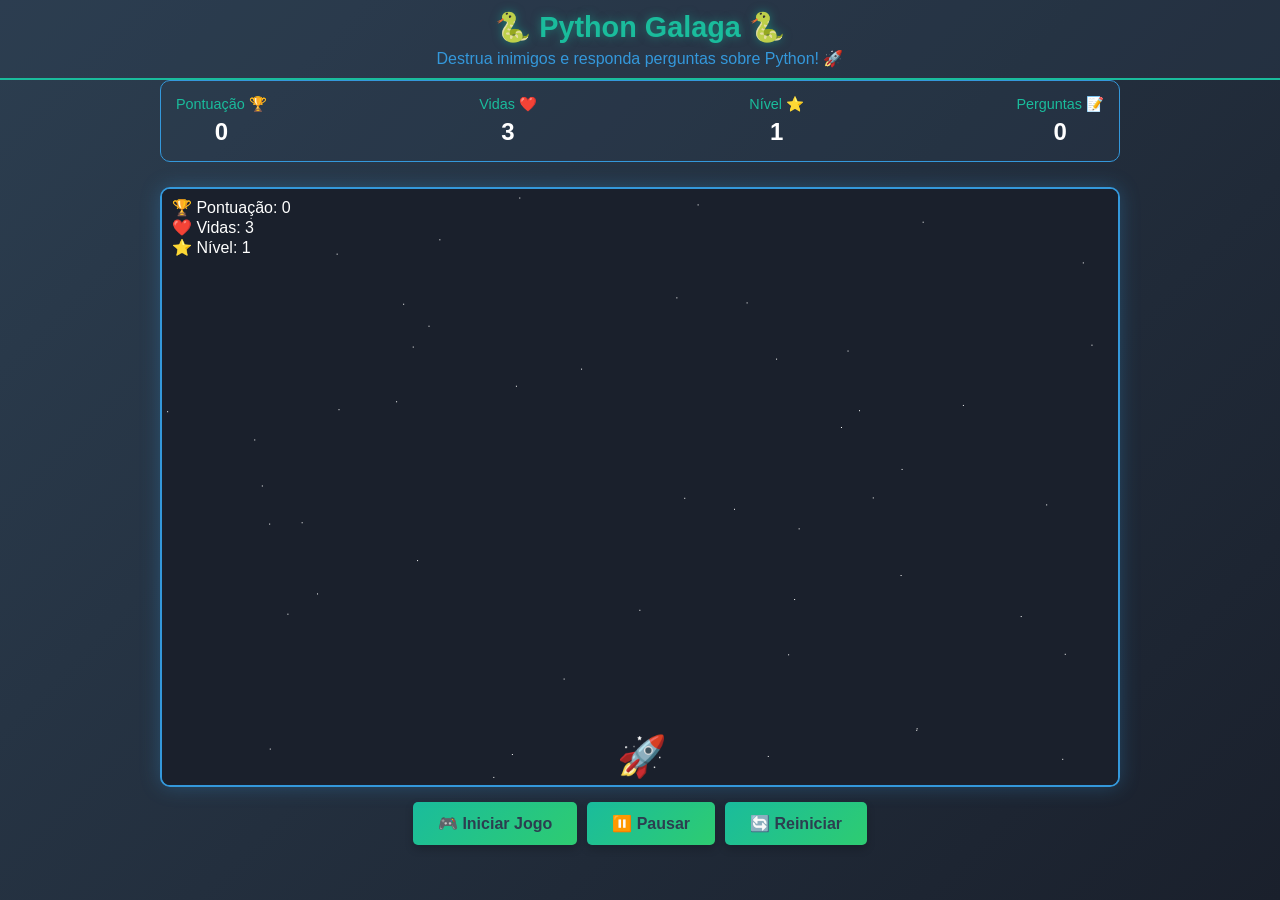
<file: galagaGame.html>
<!DOCTYPE html>
<html lang="pt-BR">
<head>
    <meta charset="UTF-8">
    <meta name="viewport" content="width=device-width, initial-scale=1.0">
    <title>Python Galaga - Quiz</title>
    <style>
        :root {
            --primary: #2c3e50;
            --secondary: #1abc9c;
            --success: #2ecc71;
            --danger: #e74c3c;
            --info: #3498db;
        }

        * {
            margin: 0;
            padding: 0;
            box-sizing: border-box;
        }
        
        body {
            background: linear-gradient(135deg, var(--primary), #1a202c);
            color: #fff;
            font-family: 'Segoe UI', Tahoma, Geneva, Verdana, sans-serif;
            display: flex;
            min-height: 100vh;
            flex-direction: column;
            align-items: center;
            overflow: hidden;
        }
        
        .header {
            text-align: center;
            padding: 10px;
            width: 100%;
            background: rgba(44, 62, 80, 0.3);
            border-bottom: 2px solid var(--secondary);
        }
        
        h1 {
            color: var(--secondary);
            font-size: 1.8rem;
            margin-bottom: 5px;
            text-shadow: 0 0 10px rgba(26, 188, 156, 0.5);
        }
        
        .subtitle {
            color: var(--info);
            font-size: 1rem;
        }
        
        .game-container {
            position: relative;
            width: 100%;
            max-width: 960px;
            height: 600px;
            margin: 5px auto;
            border: 2px solid var(--info);
            border-radius: 10px;
            overflow: hidden;
            background: #1a202c;
            box-shadow: 0 0 20px rgba(52, 152, 219, 0.3);
        }
        
        #gameCanvas {
            background: #1a202c;
        }
        
        .game-ui {
            display: flex;
            justify-content: space-between;
            width: 100%;
            max-width: 960px;
            margin-bottom: 20px;
            background: rgba(44, 62, 80, 0.3);
            padding: 15px;
            border-radius: 10px;
            border: 1px solid var(--info);
        }
        
        .ui-item {
            text-align: center;
        }
        
        .ui-label {
            color: var(--secondary);
            font-size: 0.9rem;
            margin-bottom: 5px;
        }
        
        .ui-value {
            font-size: 1.5rem;
            font-weight: bold;
            color: #fff;
        }
        
        .controls {
            display: flex;
            gap: 10px;
            margin-top: 10px;
        }
        
        button {
            background: linear-gradient(135deg, var(--secondary), var(--success));
            color: var(--primary);
            border: none;
            padding: 12px 25px;
            border-radius: 5px;
            font-size: 1rem;
            font-weight: bold;
            cursor: pointer;
            transition: all 0.3s ease;
            box-shadow: 0 4px 8px rgba(0, 0, 0, 0.2);
        }
        
        button:hover {
            transform: translateY(-2px);
            box-shadow: 0 6px 12px rgba(0, 0, 0, 0.3);
        }
        
        .question-modal {
            display: none;
            position: fixed;
            top: 0;
            left: 0;
            width: 100%;
            height: 100%;
            background-color: rgba(0, 0, 0, 0.8);
            z-index: 100;
            justify-content: center;
            align-items: center;
        }
        
        .question-content {
            background: linear-gradient(135deg, var(--primary), #1a202c);
            padding: 30px;
            border-radius: 15px;
            text-align: center;
            max-width: 600px;
            width: 90%;
            border: 2px solid var(--secondary);
            box-shadow: 0 0 20px rgba(26, 188, 156, 0.3);
        }
        
        .question-content h2 {
            color: var(--secondary);
            margin-bottom: 20px;
            font-size: 1.8rem;
        }
        
        .question-text {
            font-size: 1.2rem;
            margin-bottom: 25px;
            line-height: 1.5;
            color: #fff;
        }
        
        .answers {
            display: grid;
            grid-template-columns: 1fr 1fr;
            gap: 15px;
            margin-bottom: 20px;
        }
        
        .answer-btn {
            background: var(--info);
            color: white;
            border: none;
            padding: 12px;
            border-radius: 5px;
            font-size: 1rem;
            cursor: pointer;
            transition: all 0.3s ease;
        }
        
        .answer-btn:hover {
            background: var(--primary);
            transform: translateY(-2px);
        }
        
        .game-over {
            display: none;
            position: fixed;
            top: 0;
            left: 0;
            width: 100%;
            height: 100%;
            background-color: rgba(0, 0, 0, 0.8);
            z-index: 100;
            justify-content: center;
            align-items: center;
        }
        
        .game-over-content {
            background: linear-gradient(135deg, var(--primary), #1a202c);
            padding: 30px;
            border-radius: 15px;
            text-align: center;
            max-width: 500px;
            width: 90%;
            border: 2px solid var(--secondary);
            box-shadow: 0 0 20px rgba(26, 188, 156, 0.3);
        }
        
        .game-over-content h2 {
            color: var(--secondary);
            margin-bottom: 20px;
            font-size: 2rem;
        }
        
        .game-over-content p {
            margin-bottom: 20px;
            font-size: 1.2rem;
        }
        
        .python-logo {
            width: 80px;
            height: 80px;
            margin: 0 auto 15px;
            background: linear-gradient(135deg, var(--primary), var(--info));
            border-radius: 50%;
            position: relative;
            display: flex;
            align-items: center;
            justify-content: center;
            box-shadow: 0 4px 8px rgba(0, 0, 0, 0.2);
        }
        
        .python-logo::before {
            content: "";
            position: absolute;
            width: 40px;
            height: 40px;
            background-color: var(--secondary);
            border-radius: 50%;
        }
        
        @media (max-width: 850px) {
            .game-container, .game-ui {
                width: 95%;
            }
            
            .game-container {
                height: 500px;
            }
        }
    </style>
</head>
<body>
    <div class="header">
        <h1>🐍 Python Galaga 🐍</h1>
        <p class="subtitle">Destrua inimigos e responda perguntas sobre Python! 🚀</p>
    </div>
    
    <div class="game-ui">
        <div class="ui-item">
            <div class="ui-label">Pontuação 🏆</div>
            <div class="ui-value" id="score">0</div>
        </div>
        <div class="ui-item">
            <div class="ui-label">Vidas ❤️</div>
            <div class="ui-value" id="lives">3</div>
        </div>
        <div class="ui-item">
            <div class="ui-label">Nível ⭐</div>
            <div class="ui-value" id="level">1</div>
        </div>
        <div class="ui-item">
            <div class="ui-label">Perguntas 📝</div>
            <div class="ui-value" id="questions">0</div>
        </div>
    </div>
    
    <div class="game-container">
        <canvas id="gameCanvas" width="960" height="600"></canvas>
    </div>
    
    <div class="controls">
        <button id="start-btn">🎮 Iniciar Jogo</button>
        <button id="pause-btn">⏸️ Pausar</button>
        <button id="reset-btn">🔄 Reiniciar</button>
    </div>
    
    <div class="question-modal" id="question-modal">
        <div class="question-content">
            <h2>🐍 Pergunta Python 🐍</h2>
            <p class="question-text" id="question-text">Qual função é usada para exibir texto no console?</p>
            <div class="answers" id="answers-container">
                <!-- As respostas serão inseridas aqui pelo JavaScript -->
            </div>
            <p>⏰ Tempo restante: <span id="time-left">15</span> segundos</p>
        </div>
    </div>
    
    <div class="game-over" id="game-over">
        <div class="game-over-content">
            <div class="python-logo"></div>
            <h2>🎯 Fim de Jogo! 🎯</h2>
            <p>🏆 Sua pontuação final: <span id="final-score">0</span></p>
            <p>📝 Perguntas respondidas: <span id="total-questions">0</span></p>
            <p>⭐ Nível alcançado: <span id="final-level">1</span></p>
            <button id="restart-btn">🔄 Jogar Novamente</button>
        </div>
    </div>

    <script>
        // Configuração do jogo
        const canvas = document.getElementById('gameCanvas');
        const ctx = canvas.getContext('2d');
        
        // Elementos da UI
        const scoreDisplay = document.getElementById('score');
        const livesDisplay = document.getElementById('lives');
        const levelDisplay = document.getElementById('level');
        const questionsDisplay = document.getElementById('questions');
        const startBtn = document.getElementById('start-btn');
        const pauseBtn = document.getElementById('pause-btn');
        const resetBtn = document.getElementById('reset-btn');
        const questionModal = document.getElementById('question-modal');
        const questionText = document.getElementById('question-text');
        const answersContainer = document.getElementById('answers-container');
        const timeLeftDisplay = document.getElementById('time-left');
        const gameOverModal = document.getElementById('game-over');
        const finalScoreDisplay = document.getElementById('final-score');
        const totalQuestionsDisplay = document.getElementById('total-questions');
        const finalLevelDisplay = document.getElementById('final-level');
        const restartBtn = document.getElementById('restart-btn');
        
        // Variáveis do jogo
        let score = 0;
        let lives = 3;
        let level = 1;
        let questionsAnswered = 0;
        let gameRunning = false;
        let gamePaused = false;
        let questionActive = false;
        let questionTimeLeft = 15;
        let questionTimer;
        
        // Perguntas sobre Python
        const pythonQuestions = [
            {
                question: "Qual função é usada para exibir texto no console? 🖥️",
                answers: ["print()", "echo()", "display()", "show()"],
                correct: 0
            },
            {
                question: "Como se declara uma lista em Python? 📋",
                answers: ["{1, 2, 3}", "[1, 2, 3]", "(1, 2, 3)", "<1, 2, 3>"],
                correct: 1
            },
            {
                question: "Qual palavra-chave é usada para definir uma função? 🔧",
                answers: ["function", "def", "define", "func"],
                correct: 1
            },
            {
                question: "Como se chama o loop que itera sobre uma sequência? 🔄",
                answers: ["while", "for", "loop", "repeat"],
                correct: 1
            },
            {
                question: "Qual operador é usado para verificar igualdade? ⚖️",
                answers: ["=", "==", "===", "!="],
                correct: 1
            },
            {
                question: "Como se comenta uma linha em Python? 💬",
                answers: ["//", "#", "--", "/* */"],
                correct: 1
            },
            {
                question: "Qual método adiciona um elemento ao final de uma lista? ➕",
                answers: [".push()", ".add()", ".append()", ".insert()"],
                correct: 2
            },
            {
                question: "O que 'str' representa em Python? 🔤",
                answers: ["Número inteiro", "Texto (string)", "Lista", "Dicionário"],
                correct: 1
            },
            {
                question: "Como se importa um módulo em Python? 📦",
                answers: ["include", "import", "require", "using"],
                correct: 1
            },
            {
                question: "Qual estrutura é usada para tratamento de exceções? 🛡️",
                answers: ["try-except", "try-catch", "error-handle", "exception"],
                correct: 0
            }
        ];
        
        // Classes do jogo
        class Player {
            constructor() {
                this.width = 60;
                this.height = 40;
                this.x = canvas.width / 2 - this.width / 2;
                this.y = canvas.height - this.height - 10;
                this.speed = 5;
                this.color = 'var(--info)';
            }
            
            draw() {
                // Desenhar apenas o emoji da nave (sem caixa)
                ctx.font = '40px Arial';
                ctx.textAlign = 'center';
                ctx.textBaseline = 'middle';
                ctx.fillText('🚀', this.x + this.width/2, this.y + this.height/2);
            }
            
            move(direction) {
                if (direction === 'left' && this.x > 0) {
                    this.x -= this.speed;
                }
                if (direction === 'right' && this.x < canvas.width - this.width) {
                    this.x += this.speed;
                }
            }
        }
        
        class Bullet {
            constructor(x, y) {
                this.width = 20;
                this.height = 30;
                this.x = x;
                this.y = y;
                this.speed = 6;
            }
            
            update() {
                this.y -= this.speed;
            }
            
            draw() {
                // Desenhar apenas o emoji do projétil (sem caixa)
                ctx.font = '20px Arial';
                ctx.textAlign = 'center';
                ctx.textBaseline = 'middle';
                ctx.fillText('💥', this.x, this.y);
            }
            
            isOffScreen() {
                return this.y < 0;
            }
        }
        
        class Enemy {
            constructor(x, y) {
                this.width = 50;
                this.height = 50;
                this.x = x;
                this.y = y;
                this.speed = 1.5;
            }
            
            update() {
                this.y += this.speed;
            }
            
            draw() {
                // Desenhar apenas o emoji do inimigo (sem caixa)
                ctx.font = '40px Arial';
                ctx.textAlign = 'center';
                ctx.textBaseline = 'middle';
                ctx.fillText('👾', this.x + this.width/2, this.y + this.height/2);
            }
            
            isOffScreen() {
                return this.y > canvas.height;
            }
        }
        
        class QuestionItem {
            constructor(x, y) {
                this.width = 40;
                this.height = 40;
                this.x = x;
                this.y = y;
                this.speed = 2;
                this.color = '#06D6A0';
            }
            
            update() {
                this.y += this.speed;
            }
            
            draw() {
                // Desenhar a caixa colorida com o emoji dentro
                ctx.fillStyle = this.color;
                ctx.fillRect(this.x, this.y, this.width, this.height);
                
                // Emoji dentro da caixa
                ctx.font = '25px Arial';
                ctx.textAlign = 'center';
                ctx.textBaseline = 'middle';
                ctx.fillText('❓', this.x + this.width/2, this.y + this.height/2);
            }
            
            isOffScreen() {
                return this.y > canvas.height;
            }
        }
        
        // Instâncias do jogo
        const player = new Player();
        let bullets = [];
        let enemies = [];
        let questionItems = [];
        
        // Controles
        const keys = {
            ArrowLeft: false,
            ArrowRight: false,
            Space: false
        };
        
        // Event listeners
        window.addEventListener('keydown', (e) => {
            if (e.code in keys) {
                keys[e.code] = true;
                e.preventDefault();
            }
        });
        
        window.addEventListener('keyup', (e) => {
            if (e.code in keys) {
                keys[e.code] = false;
                
                if (e.code === 'Space' && gameRunning && !gamePaused && !questionActive) {
                    shoot();
                }
            }
        });
        
        startBtn.addEventListener('click', startGame);
        pauseBtn.addEventListener('click', togglePause);
        resetBtn.addEventListener('click', resetGame);
        restartBtn.addEventListener('click', resetGame);
        
        // Funções do jogo
        function startGame() {
            if (!gameRunning) {
                gameRunning = true;
                gamePaused = false;
                resetGame();
                gameLoop();
                startEnemySpawning();
                startQuestionSpawning();
            }
        }
        
        function togglePause() {
            if (gameRunning) {
                gamePaused = !gamePaused;
                pauseBtn.textContent = gamePaused ? '▶️ Continuar' : '⏸️ Pausar';
            }
        }
        
        function resetGame() {
            score = 0;
            lives = 3;
            level = 1;
            questionsAnswered = 0;
            bullets = [];
            enemies = [];
            questionItems = [];
            updateUI();
            gameOverModal.style.display = 'none';
        }
        
        function shoot() {
            bullets.push(new Bullet(player.x + player.width/2, player.y));
        }
        
        function startEnemySpawning() {
            if (gameRunning && !gamePaused) {
                const spawnInterval = setInterval(() => {
                    if (!gameRunning || gamePaused) {
                        clearInterval(spawnInterval);
                        return;
                    }
                    
                    const x = Math.random() * (canvas.width - 50);
                    enemies.push(new Enemy(x, -50));
                }, 1500 - (level * 100));
            }
        }
        
        function startQuestionSpawning() {
            if (gameRunning && !gamePaused) {
                const spawnInterval = setInterval(() => {
                    if (!gameRunning || gamePaused) {
                        clearInterval(spawnInterval);
                        return;
                    }
                    
                    // 30% de chance de spawnar um item de pergunta (aumentei a chance)
                    if (Math.random() < 0.3) {
                        const x = Math.random() * (canvas.width - 40);
                        questionItems.push(new QuestionItem(x, -40));
                    }
                }, 3000); // Reduzi o intervalo para aparecerem mais frequentemente
            }
        }
        
        function showQuestion() {
            if (questionActive) return;
            
            questionActive = true;
            const randomQuestion = pythonQuestions[Math.floor(Math.random() * pythonQuestions.length)];
            questionText.textContent = randomQuestion.question;
            
            // Limpar respostas anteriores
            answersContainer.innerHTML = '';
            
            // Adicionar novas respostas
            randomQuestion.answers.forEach((answer, index) => {
                const button = document.createElement('button');
                button.className = 'answer-btn';
                button.textContent = answer;
                button.addEventListener('click', () => checkAnswer(index, randomQuestion.correct));
                answersContainer.appendChild(button);
            });
            
            // Iniciar temporizador
            questionTimeLeft = 15;
            timeLeftDisplay.textContent = questionTimeLeft;
            questionTimer = setInterval(() => {
                questionTimeLeft--;
                timeLeftDisplay.textContent = questionTimeLeft;
                
                if (questionTimeLeft <= 0) {
                    clearInterval(questionTimer);
                    wrongAnswer();
                }
            }, 1000);
            
            questionModal.style.display = 'flex';
        }
        
        function checkAnswer(selected, correct) {
            clearInterval(questionTimer);
            
            if (selected === correct) {
                // Resposta correta
                score += 100;
                questionsAnswered++;
                updateUI();
                
                // Efeito visual de acerto (usando var(--success))
                const buttons = document.querySelectorAll('.answer-btn');
                buttons[selected].style.background = 'var(--success)';
                
                setTimeout(() => {
                    questionModal.style.display = 'none';
                    questionActive = false;
                }, 1000);
            } else {
                // Resposta incorreta
                wrongAnswer();
            }
        }
        
        function wrongAnswer() {
            lives--;
            updateUI();
            
            // Efeito visual de erro
            const buttons = document.querySelectorAll('.answer-btn');
            buttons.forEach((button, index) => {
                if (index === pythonQuestions.find(q => q.question === questionText.textContent).correct) {
                    button.style.background = 'var(--success)';
                } else {
                    button.style.background = 'var(--danger)';
                }
            });
            
            setTimeout(() => {
                questionModal.style.display = 'none';
                questionActive = false;
                
                if (lives <= 0) {
                    gameOver();
                }
            }, 1500);
        }
        
        function updateUI() {
            scoreDisplay.textContent = score;
            livesDisplay.textContent = lives;
            levelDisplay.textContent = level;
            questionsDisplay.textContent = questionsAnswered;
        }
        
        function gameOver() {
            gameRunning = false;
            finalScoreDisplay.textContent = score;
            totalQuestionsDisplay.textContent = questionsAnswered;
            finalLevelDisplay.textContent = level;
            gameOverModal.style.display = 'flex';
        }
        
        function checkCollisions() {
            // Colisão entre balas e inimigos
            for (let i = bullets.length - 1; i >= 0; i--) {
                for (let j = enemies.length - 1; j >= 0; j--) {
                    if (bullets[i].x < enemies[j].x + enemies[j].width &&
                        bullets[i].x + bullets[i].width > enemies[j].x &&
                        bullets[i].y < enemies[j].y + enemies[j].height &&
                        bullets[i].y + bullets[i].height > enemies[j].y) {
                        
                        // Colisão detectada
                        bullets.splice(i, 1);
                        enemies.splice(j, 1);
                        score += 10;
                        updateUI();
                        break;
                    }
                }
            }
            
            // Colisão entre jogador e inimigos
            for (let i = enemies.length - 1; i >= 0; i--) {
                if (player.x < enemies[i].x + enemies[i].width &&
                    player.x + player.width > enemies[i].x &&
                    player.y < enemies[i].y + enemies[i].height &&
                    player.y + player.height > enemies[i].y) {
                    
                    // Colisão detectada
                    enemies.splice(i, 1);
                    lives--;
                    updateUI();
                    
                    if (lives <= 0) {
                        gameOver();
                    }
                }
            }
            
            // Colisão entre jogador e itens de pergunta
            for (let i = questionItems.length - 1; i >= 0; i--) {
                if (player.x < questionItems[i].x + questionItems[i].width &&
                    player.x + player.width > questionItems[i].x &&
                    player.y < questionItems[i].y + questionItems[i].height &&
                    player.y + player.height > questionItems[i].y) {
                    
                    // Colisão detectada
                    questionItems.splice(i, 1);
                    showQuestion();
                }
            }
        }
        
        function updateGame() {
            // Atualizar jogador
            if (keys.ArrowLeft) player.move('left');
            if (keys.ArrowRight) player.move('right');
            
            // Atualizar balas
            for (let i = bullets.length - 1; i >= 0; i--) {
                bullets[i].update();
                if (bullets[i].isOffScreen()) {
                    bullets.splice(i, 1);
                }
            }
            
            // Atualizar inimigos
            for (let i = enemies.length - 1; i >= 0; i--) {
                enemies[i].update();
                if (enemies[i].isOffScreen()) {
                    enemies.splice(i, 1);
                }
            }
            
            // Atualizar itens de pergunta
            for (let i = questionItems.length - 1; i >= 0; i--) {
                questionItems[i].update();
                if (questionItems[i].isOffScreen()) {
                    questionItems.splice(i, 1);
                }
            }
            
            // Verificar colisões
            checkCollisions();
            
            // Aumentar nível a cada 100 pontos
            if (score >= level * 100) {
                level++;
                updateUI();
            }
        }
        
        function drawGame() {
            // Limpar canvas
            ctx.clearRect(0, 0, canvas.width, canvas.height);
            
            // Desenhar fundo estrelado
            ctx.fillStyle = '#FFFFFF';
            for (let i = 0; i < 50; i++) {
                const x = Math.random() * canvas.width;
                const y = Math.random() * canvas.height;
                ctx.fillRect(x, y, 1, 1);
            }
            
            // Desenhar elementos do jogo
            player.draw();
            bullets.forEach(bullet => bullet.draw());
            enemies.forEach(enemy => enemy.draw());
            questionItems.forEach(item => item.draw());
            
            // Desenhar informações do jogo no canvas
            ctx.fillStyle = 'var(--secondary)';
            ctx.font = '16px Arial';
            ctx.textAlign = 'left';
            ctx.fillText(`🏆 Pontuação: ${score}`, 10, 20);
            ctx.fillText(`❤️ Vidas: ${lives}`, 10, 40);
            ctx.fillText(`⭐ Nível: ${level}`, 10, 60);
        }
        
        function gameLoop() {
            if (gameRunning && !gamePaused) {
                updateGame();
                drawGame();
            }
            
            requestAnimationFrame(gameLoop);
        }
        
        // Inicialização
        updateUI();
        drawGame();
    </script>
</body>
</html>
</file>
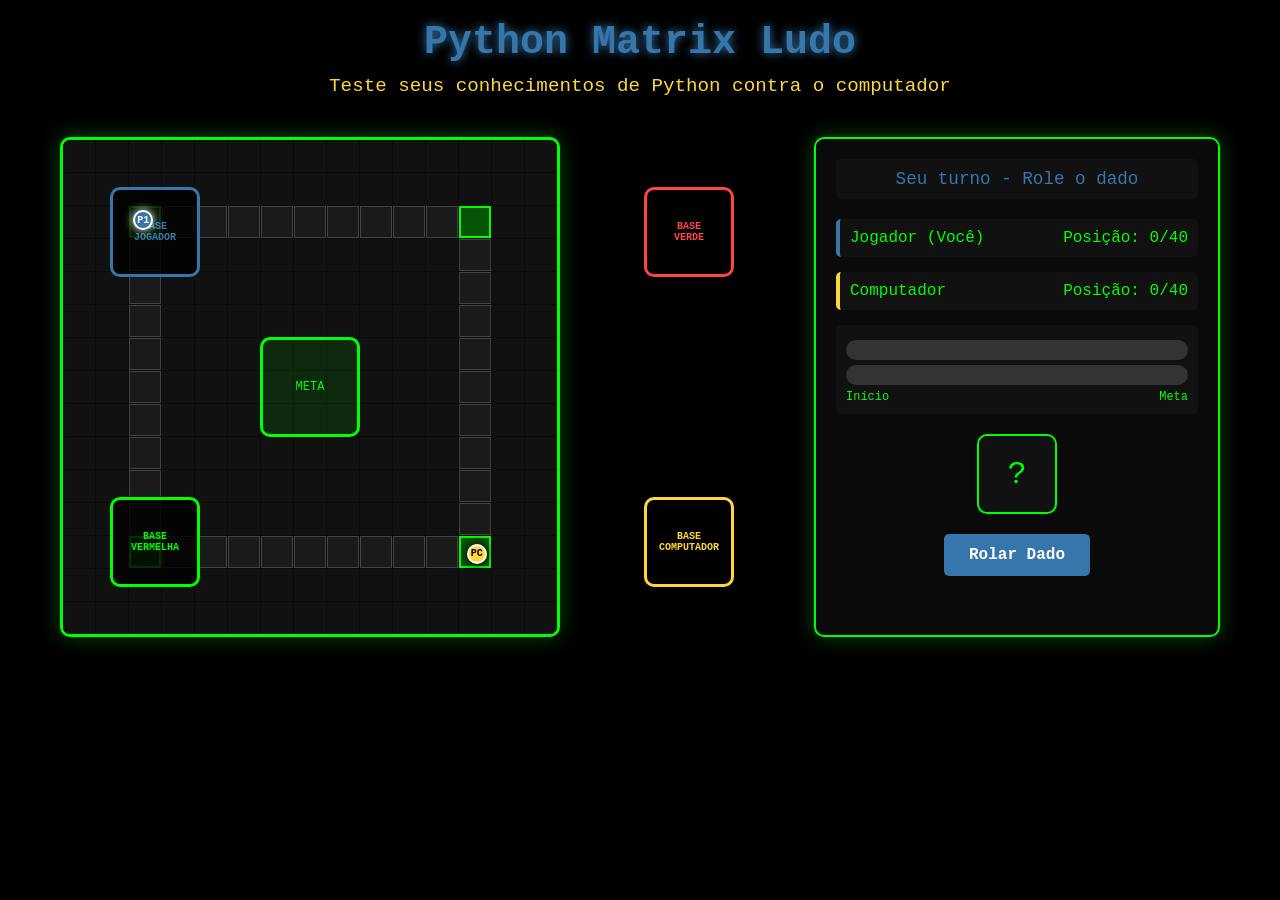
<file: ludoGame.html>
<!DOCTYPE html>
<html lang="pt-br">
<head>
    <meta charset="UTF-8">
    <meta name="viewport" content="width=device-width, initial-scale=1.0">
    <title>Python Matrix Ludo</title>
    <style>
        * {
            margin: 0;
            padding: 0;
            box-sizing: border-box;
            font-family: 'Courier New', monospace;
        }

        body {
            background-color: #000;
            color: #00ff00;
            overflow-x: hidden;
            position: relative;
        }

        .matrix-bg {
            position: fixed;
            top: 0;
            left: 0;
            width: 100%;
            height: 100%;
            z-index: -1;
            opacity: 0.3;
        }

        .container {
            max-width: 1200px;
            margin: 0 auto;
            padding: 20px;
            display: flex;
            flex-direction: column;
            align-items: center;
            min-height: 100vh;
        }

        header {
            text-align: center;
            margin-bottom: 20px;
            width: 100%;
        }

        h1 {
            color: #3776ab;
            font-size: 2.5rem;
            margin-bottom: 10px;
            text-shadow: 0 0 10px #3776ab;
        }

        .subtitle {
            color: #ffd73b;
            font-size: 1.2rem;
            margin-bottom: 20px;
        }

        .game-area {
            display: flex;
            flex-wrap: wrap;
            justify-content: center;
            gap: 30px;
            width: 100%;
        }

        .board-container {
            flex: 2;
            min-width: 500px;
            position: relative;
        }

        .board {
            width: 500px;
            height: 500px;
            background-color: #0a0a0a;
            border: 3px solid #00ff00;
            border-radius: 10px;
            position: relative;
            overflow: hidden;
            box-shadow: 0 0 20px rgba(0, 255, 0, 0.3);
            display: grid;
            grid-template-columns: repeat(15, 1fr);
            grid-template-rows: repeat(15, 1fr);
            gap: 1px;
        }

        .cell {
            background-color: #111;
            display: flex;
            align-items: center;
            justify-content: center;
            position: relative;
            min-height: 30px;
        }

        .cell.path {
            background-color: #1a1a1a;
            border: 1px solid #444;
        }

        .cell.start-1 {
            background-color: rgba(55, 118, 171, 0.4);
            border: 2px solid #3776ab;
        }

        .cell.start-2 {
            background-color: rgba(255, 215, 59, 0.4);
            border: 2px solid #ffd73b;
        }

        .cell.safe {
            background-color: rgba(0, 255, 0, 0.3);
            border: 2px solid #00ff00;
        }

        .player {
            position: absolute;
            width: 20px;
            height: 20px;
            border-radius: 50%;
            display: flex;
            align-items: center;
            justify-content: center;
            font-weight: bold;
            font-size: 10px;
            transition: all 0.5s ease;
            z-index: 10;
            box-shadow: 0 0 10px currentColor;
            border: 2px solid white;
        }

        .player-1 {
            background-color: #3776ab;
            color: white;
        }

        .player-2 {
            background-color: #ffd73b;
            color: black;
        }

        .home {
            position: absolute;
            width: 90px;
            height: 90px;
            border: 3px solid;
            border-radius: 10px;
            display: flex;
            align-items: center;
            justify-content: center;
            font-weight: bold;
            font-size: 10px;
            text-align: center;
            background-color: rgba(0, 0, 0, 0.8);
        }

        .home-1 {
            top: 50px;
            left: 50px;
            border-color: #3776ab;
            color: #3776ab;
        }

        .home-2 {
            bottom: 50px;
            right: 50px;
            border-color: #ffd73b;
            color: #ffd73b;
        }

        .home-3 {
            top: 50px;
            right: 50px;
            border-color: #ff4444;
            color: #ff4444;
        }

        .home-4 {
            bottom: 50px;
            left: 50px;
            border-color: #00ff00;
            color: #00ff00;
        }

        .center-home {
            position: absolute;
            top: 200px;
            left: 200px;
            width: 100px;
            height: 100px;
            border: 3px solid #00ff00;
            border-radius: 10px;
            background-color: rgba(0, 255, 0, 0.1);
            display: flex;
            align-items: center;
            justify-content: center;
            font-size: 12px;
            color: #00ff00;
            text-align: center;
        }

        .info-panel {
            flex: 1;
            min-width: 300px;
            background-color: #0a0a0a;
            border: 2px solid #00ff00;
            border-radius: 10px;
            padding: 20px;
            box-shadow: 0 0 20px rgba(0, 255, 0, 0.3);
        }

        .status {
            margin-bottom: 20px;
            padding: 10px;
            border-radius: 5px;
            background-color: #111;
            text-align: center;
            font-size: 1.1rem;
        }

        .player-info {
            display: flex;
            justify-content: space-between;
            margin-bottom: 15px;
            padding: 10px;
            border-radius: 5px;
            background-color: #111;
        }

        .player-1-info {
            border-left: 4px solid #3776ab;
        }

        .player-2-info {
            border-left: 4px solid #ffd73b;
        }

        .dice-container {
            text-align: center;
            margin: 20px 0;
        }

        .dice {
            width: 80px;
            height: 80px;
            background-color: #111;
            border: 2px solid #00ff00;
            border-radius: 10px;
            display: flex;
            align-items: center;
            justify-content: center;
            font-size: 2rem;
            margin: 0 auto 15px;
            color: #00ff00;
        }

        button {
            background-color: #3776ab;
            color: white;
            border: none;
            padding: 12px 25px;
            border-radius: 5px;
            cursor: pointer;
            font-size: 1rem;
            font-weight: bold;
            transition: all 0.3s;
            margin: 5px;
        }

        button:hover {
            background-color: #2a5f8f;
            transform: scale(1.05);
        }

        button:disabled {
            background-color: #555;
            cursor: not-allowed;
            transform: none;
        }

        .question-container {
            margin-top: 20px;
            padding: 15px;
            background-color: #111;
            border-radius: 5px;
            border: 1px solid #00ff00;
        }

        .question {
            margin-bottom: 15px;
            font-size: 1.1rem;
        }

        .options {
            display: grid;
            grid-template-columns: 1fr;
            gap: 10px;
        }

        .option {
            padding: 10px;
            background-color: #222;
            border-radius: 5px;
            cursor: pointer;
            transition: all 0.2s;
        }

        .option:hover {
            background-color: #333;
        }

        .correct {
            background-color: #00aa00;
        }

        .incorrect {
            background-color: #aa0000;
        }

        .game-over {
            position: fixed;
            top: 0;
            left: 0;
            width: 100%;
            height: 100%;
            background-color: rgba(0, 0, 0, 0.9);
            display: flex;
            flex-direction: column;
            align-items: center;
            justify-content: center;
            z-index: 100;
        }

        .game-over h2 {
            font-size: 3rem;
            margin-bottom: 20px;
            color: #ffd73b;
        }

        .game-over p {
            font-size: 1.5rem;
            margin-bottom: 30px;
        }

        .hidden {
            display: none;
        }

        .progress-container {
            margin: 15px 0;
            background-color: #111;
            padding: 10px;
            border-radius: 5px;
        }

        .progress-bar {
            height: 20px;
            background-color: #333;
            border-radius: 10px;
            overflow: hidden;
            margin: 5px 0;
            position: relative;
        }

        .progress-fill {
            height: 100%;
            border-radius: 10px;
            transition: width 0.5s ease;
        }

        .progress-fill.player-1 {
            background-color: #3776ab;
        }

        .progress-fill.player-2 {
            background-color: #ffd73b;
        }

        .progress-text {
            display: flex;
            justify-content: space-between;
            font-size: 12px;
            margin-top: 5px;
        }

        @media (max-width: 900px) {
            .game-area {
                flex-direction: column;
            }
            
            .board-container, .info-panel {
                min-width: 100%;
            }
            
            .board {
                width: 100%;
                height: 400px;
            }
        }
    </style>
</head>
<body>
    <div class="matrix-bg" id="matrixBg"></div>
    
    <div class="container">
        <header>
            <h1>Python Matrix Ludo</h1>
            <p class="subtitle">Teste seus conhecimentos de Python contra o computador</p>
        </header>
        
        <div class="game-area">
            <div class="board-container">
                <div class="board" id="gameBoard">
                    <!-- Tabuleiro é gerado via JavaScript -->
                </div>
                <div class="home home-1">BASE<br>JOGADOR</div>
                <div class="home home-2">BASE<br>COMPUTADOR</div>
                <div class="home home-3">BASE<br>VERDE</div>
                <div class="home home-4">BASE<br>VERMELHA</div>
                <div class="center-home">META</div>
                <div class="player player-1" id="player1">P1</div>
                <div class="player player-2" id="player2">PC</div>
            </div>
            
            <div class="info-panel">
                <div class="status" id="status">Seu turno - Role o dado</div>
                
                <div class="player-info player-1-info">
                    <span>Jogador (Você)</span>
                    <span>Posição: <span id="player1Pos">0</span>/40</span>
                </div>
                
                <div class="player-info player-2-info">
                    <span>Computador</span>
                    <span>Posição: <span id="player2Pos">0</span>/40</span>
                </div>

                <div class="progress-container">
                    <div class="progress-bar">
                        <div class="progress-fill player-1" id="progressPlayer1" style="width: 0%"></div>
                    </div>
                    <div class="progress-bar">
                        <div class="progress-fill player-2" id="progressPlayer2" style="width: 0%"></div>
                    </div>
                    <div class="progress-text">
                        <span>Início</span>
                        <span>Meta</span>
                    </div>
                </div>
                
                <div class="dice-container">
                    <div class="dice" id="dice">?</div>
                    <button id="rollDice">Rolar Dado</button>
                </div>
                
                <div class="question-container hidden" id="questionContainer">
                    <div class="question" id="question"></div>
                    <div class="options" id="options"></div>
                </div>
            </div>
        </div>
    </div>
    
    <div class="game-over hidden" id="gameOver">
        <h2 id="gameOverTitle">Fim de Jogo</h2>
        <p id="gameOverMessage"></p>
        <button id="playAgain">Jogar Novamente</button>
    </div>

    <script>
        // =========================
        // Efeito Matrix de fundo
        // =========================
        const matrixBg = document.getElementById('matrixBg');
        const chars = "[base64]";
        
        function createMatrixEffect() {
            matrixBg.innerHTML = '';
            const columns = Math.floor(window.innerWidth / 20);
            
            for (let i = 0; i < columns; i++) {
                const column = document.createElement('div');
                column.style.position = 'absolute';
                column.style.top = '-100px';
                column.style.left = (i * 20) + 'px';
                column.style.width = '2px';
                column.style.color = '#00ff00';
                column.style.fontSize = '16px';
                column.style.fontFamily = 'Courier New, monospace';
                column.style.textShadow = '0 0 5px #00ff00';
                column.style.animation = `fall ${Math.random() * 5 + 3}s linear infinite`;
                column.style.animationDelay = Math.random() * 5 + 's';
                column.innerText = chars;
                matrixBg.appendChild(column);
            }
            
            const style = document.createElement('style');
            style.textContent = `
                @keyframes fall {
                    to {
                        transform: translateY(calc(100vh + 100px));
                    }
                }
            `;
            document.head.appendChild(style);
        }

        // =========================
        // Caminho do tabuleiro (anel 40 casas)
        // =========================
        function generateRingPath() {
            const min = 2;   // borda interna do anel (grid 15x15)
            const max = 12;  // 11 células por lado -> perímetro = 40

            const path = [];

            // Topo: (min, min) -> (max, min)
            for (let x = min; x <= max; x++) path.push({ x, y: min });
            // Direita: (max, min+1) -> (max, max)
            for (let y = min + 1; y <= max; y++) path.push({ x: max, y });
            // Base: (max-1, max) -> (min, max)
            for (let x = max - 1; x >= min; x--) path.push({ x, y: max });
            // Esquerda: (min, max-1) -> (min, min+1)
            for (let y = max - 1; y > min; y--) path.push({ x: min, y });

            return path; // 40 casas
        }

        const pathCoordinates = generateRingPath();
        const RING_LEN = pathCoordinates.length; // 40
        const START_P1 = 0;                      // início do Jogador
        const START_P2 = (RING_LEN / 2) | 0;     // início oposto (20)

        // =========================
        // Estado do jogo
        // =========================
        const gameState = {
            playerPosition: 0,
            computerPosition: 0,
            playerTurn: true,
            gameOver: false,
            currentQuestion: null,
            diceValue: 0,
            totalCells: RING_LEN,   // 40
            waitingForAnswer: false
        };
        
        // Perguntas sobre Python
        const questions = [
            { question: "Qual é a saída de: print(2 ** 3)?", options: ["6", "8", "9", "5"], correct: 1 },
            { question: "Como se declara uma lista em Python?", options: ["{1, 2, 3}", "[1, 2, 3]", "(1, 2, 3)", "<1, 2, 3>"], correct: 1 },
            { question: "Qual função retorna o número de itens em um objeto?", options: ["count()", "size()", "len()", "length()"], correct: 2 },
            { question: "O que 'elif' significa em Python?", options: ["else if", "else", "else for", "else in"], correct: 0 },
            { question: "Qual método é usado para adicionar um item ao final de uma lista?", options: ["append()", "add()", "insert()", "push()"], correct: 0 },
            { question: "Como se comenta uma linha em Python?", options: ["// comentário", "# comentário", "/* comentário */", "-- comentário"], correct: 1 },
            { question: "Qual é o resultado de: 'Hello'[1:4]?", options: ["Hell", "ello", "ell", "Hel"], correct: 2 },
            { question: "Qual palavra-chave é usada para criar uma função?", options: ["function", "def", "define", "func"], correct: 1 },
            { question: "O que o operador '%' faz em Python?", options: ["Divide", "Multiplica", "Resto da divisão", "Potência"], correct: 2 },
            { question: "Qual método remove o último item de uma lista?", options: ["remove()", "pop()", "delete()", "cut()"], correct: 1 }
        ];
        
        // Elementos DOM
        const gameBoard = document.getElementById('gameBoard');
        const player1 = document.getElementById('player1');
        const player2 = document.getElementById('player2');
        const player1Pos = document.getElementById('player1Pos');
        const player2Pos = document.getElementById('player2Pos');
        const progressPlayer1 = document.getElementById('progressPlayer1');
        const progressPlayer2 = document.getElementById('progressPlayer2');
        const status = document.getElementById('status');
        const dice = document.getElementById('dice');
        const rollDiceBtn = document.getElementById('rollDice');
        const questionContainer = document.getElementById('questionContainer');
        const questionElement = document.getElementById('question');
        const optionsElement = document.getElementById('options');
        const gameOverScreen = document.getElementById('gameOver');
        const gameOverTitle = document.getElementById('gameOverTitle');
        const gameOverMessage = document.getElementById('gameOverMessage');
        const playAgainBtn = document.getElementById('playAgain');

        // =========================
        // Utilidades de tabuleiro
        // =========================
        function getCellSize() {
            const rect = gameBoard.getBoundingClientRect();
            return rect.width / 15; // grade 15x15
        }

        // Inicializar o jogo
        function initGame() {
            gameState.playerPosition = 0;
            gameState.computerPosition = 0;
            gameState.playerTurn = true;
            gameState.gameOver = false;
            gameState.currentQuestion = null;
            gameState.diceValue = 0;
            gameState.waitingForAnswer = false;
            
            createBoard();
            updatePositions();
            updateStatus();
            updatePlayerPositions();
            updateProgressBars();
            rollDiceBtn.disabled = false;
            questionContainer.classList.add('hidden');
            gameOverScreen.classList.add('hidden');
        }
        
        // Criar tabuleiro
        function createBoard() {
            gameBoard.innerHTML = '';
            
            for (let y = 0; y < 15; y++) {
                for (let x = 0; x < 15; x++) {
                    const cell = document.createElement('div');
                    cell.className = 'cell';
                    
                    const pathIndex = pathCoordinates.findIndex(coord => coord.x === x && coord.y === y);
                    const isPath = pathIndex !== -1;
                    
                    if (isPath) {
                        cell.classList.add('path');

                        if (pathIndex === START_P1) cell.classList.add('start-1');
                        if (pathIndex === START_P2) cell.classList.add('start-2');

                        // seguros em 0,10,20,30
                        if (pathIndex % 10 === 0) cell.classList.add('safe');
                    }
                    
                    gameBoard.appendChild(cell);
                }
            }
        }
        
        // Atualizar posições dos jogadores (visuais)
        function updatePlayerPositions() {
            const cellSize = getCellSize();

            const p1Index = Math.min(gameState.playerPosition, gameState.totalCells) % RING_LEN;
            const p2Index = Math.min(gameState.computerPosition, gameState.totalCells) % RING_LEN;

            const p1Coord = pathCoordinates[(START_P1 + p1Index) % RING_LEN];
            const p2Coord = pathCoordinates[(START_P2 + p2Index) % RING_LEN];

            player1.style.left = `${p1Coord.x * cellSize + cellSize / 2 - 10}px`;
            player1.style.top  = `${p1Coord.y * cellSize + cellSize / 2 - 10}px`;

            player2.style.left = `${p2Coord.x * cellSize + cellSize / 2 - 10}px`;
            player2.style.top  = `${p2Coord.y * cellSize + cellSize / 2 - 10}px`;
        }
        
        // Atualizar barras de progresso
        function updateProgressBars() {
            const player1Progress = (gameState.playerPosition / gameState.totalCells) * 100;
            const player2Progress = (gameState.computerPosition / gameState.totalCells) * 100;
            
            progressPlayer1.style.width = `${player1Progress}%`;
            progressPlayer2.style.width = `${player2Progress}%`;
        }
        
        // Atualizar status do jogo
        function updateStatus() {
            if (gameState.waitingForAnswer) {
                status.textContent = "Responda a pergunta!";
                status.style.color = "#00ff00";
            } else if (gameState.playerTurn) {
                status.textContent = "Seu turno - Role o dado";
                status.style.color = "#3776ab";
            } else {
                status.textContent = "Turno do computador";
                status.style.color = "#ffd73b";
            }
            
            if (gameState.gameOver) {
                if (gameState.playerPosition >= gameState.totalCells) {
                    status.textContent = "Você venceu!";
                } else {
                    status.textContent = "Computador venceu!";
                }
            }
        }
        
        // Atualizar posições numéricas
        function updatePositions() {
            player1Pos.textContent = gameState.playerPosition;
            player2Pos.textContent = gameState.computerPosition;
            updateProgressBars();
        }
        
        // Rolar o dado
        function rollDice() {
            if (gameState.gameOver || gameState.waitingForAnswer) return;
            
            rollDiceBtn.disabled = true;
            gameState.diceValue = Math.floor(Math.random() * 6) + 1;
            
            // Animação do dado
            let rolls = 0;
            const rollInterval = setInterval(() => {
                dice.textContent = Math.floor(Math.random() * 6) + 1;
                rolls++;
                
                if (rolls > 10) {
                    clearInterval(rollInterval);
                    dice.textContent = gameState.diceValue;
                    
                    // Mostrar pergunta ANTES de mover
                    gameState.waitingForAnswer = true;
                    updateStatus();
                    showQuestion();
                }
            }, 100);
        }
        
        // Turno do computador
        function computerTurn() {
            if (gameState.gameOver) return;
            
            gameState.diceValue = Math.floor(Math.random() * 6) + 1;
            dice.textContent = gameState.diceValue;
            
            // Computador "acerta" e ganha +2
            setTimeout(() => {
                gameState.computerPosition += gameState.diceValue + 2;
                if (gameState.computerPosition > gameState.totalCells) {
                    gameState.computerPosition = gameState.totalCells;
                }
                
                updatePositions();
                updatePlayerPositions();
                
                if (gameState.computerPosition >= gameState.totalCells) {
                    endGame(false);
                    return;
                }
                
                gameState.playerTurn = true;
                updateStatus();
                rollDiceBtn.disabled = false;
            }, 1000);
        }
        
        // Mostrar pergunta
        function showQuestion() {
            const randomIndex = Math.floor(Math.random() * questions.length);
            gameState.currentQuestion = questions[randomIndex];
            
            questionElement.textContent = gameState.currentQuestion.question;
            optionsElement.innerHTML = '';
            
            gameState.currentQuestion.options.forEach((option, index) => {
                const optionElement = document.createElement('div');
                optionElement.className = 'option';
                optionElement.textContent = `${index + 1}. ${option}`;
                optionElement.addEventListener('click', () => checkAnswer(index));
                optionsElement.appendChild(optionElement);
            });
            
            questionContainer.classList.remove('hidden');
        }
        
        // Verificar resposta
        function checkAnswer(selectedIndex) {
            const options = document.querySelectorAll('.option');
            const correctIndex = gameState.currentQuestion.correct;
            
            options.forEach((option, index) => {
                if (index === correctIndex) option.classList.add('correct');
                else if (index === selectedIndex && index !== correctIndex) option.classList.add('incorrect');
                option.style.pointerEvents = 'none';
            });
            
            setTimeout(() => {
                let movement = gameState.diceValue;
                
                if (selectedIndex === correctIndex) {
                    movement += 2; // bônus por acerto
                } else {
                    movement = Math.max(1, movement - 1); // penalidade por erro
                }
                
                if (gameState.playerTurn) {
                    gameState.playerPosition += movement;
                    if (gameState.playerPosition > gameState.totalCells) {
                        gameState.playerPosition = gameState.totalCells;
                    }
                }
                
                updatePositions();
                updatePlayerPositions();
                
                if (gameState.playerPosition >= gameState.totalCells) {
                    endGame(true);
                    return;
                }
                
                gameState.waitingForAnswer = false;
                questionContainer.classList.add('hidden');
                
                if (gameState.playerTurn) {
                    gameState.playerTurn = false;
                    updateStatus();
                    setTimeout(computerTurn, 1000);
                } else {
                    gameState.playerTurn = true;
                    updateStatus();
                    rollDiceBtn.disabled = false;
                }
            }, 800);
        }
        
        // Finalizar jogo
        function endGame(playerWon) {
            gameState.gameOver = true;
            updateStatus();
            
            gameOverTitle.textContent = playerWon ? "Você Venceu!" : "Computador Venceu!";
            gameOverMessage.textContent = playerWon 
                ? "Parabéns! Seu conhecimento em Python é impressionante!" 
                : "O computador venceu desta vez. Estude mais Python e tente novamente!";
            
            gameOverScreen.classList.remove('hidden');
        }
        
        // Event Listeners
        rollDiceBtn.addEventListener('click', rollDice);
        playAgainBtn.addEventListener('click', initGame);
        
        // Inicialização e responsividade
        window.onload = function() {
            createMatrixEffect();
            initGame();

            window.addEventListener('resize', () => {
                createMatrixEffect();
                createBoard();
                updatePlayerPositions();
            });
        };
    </script>
</body>
</html>
</file>
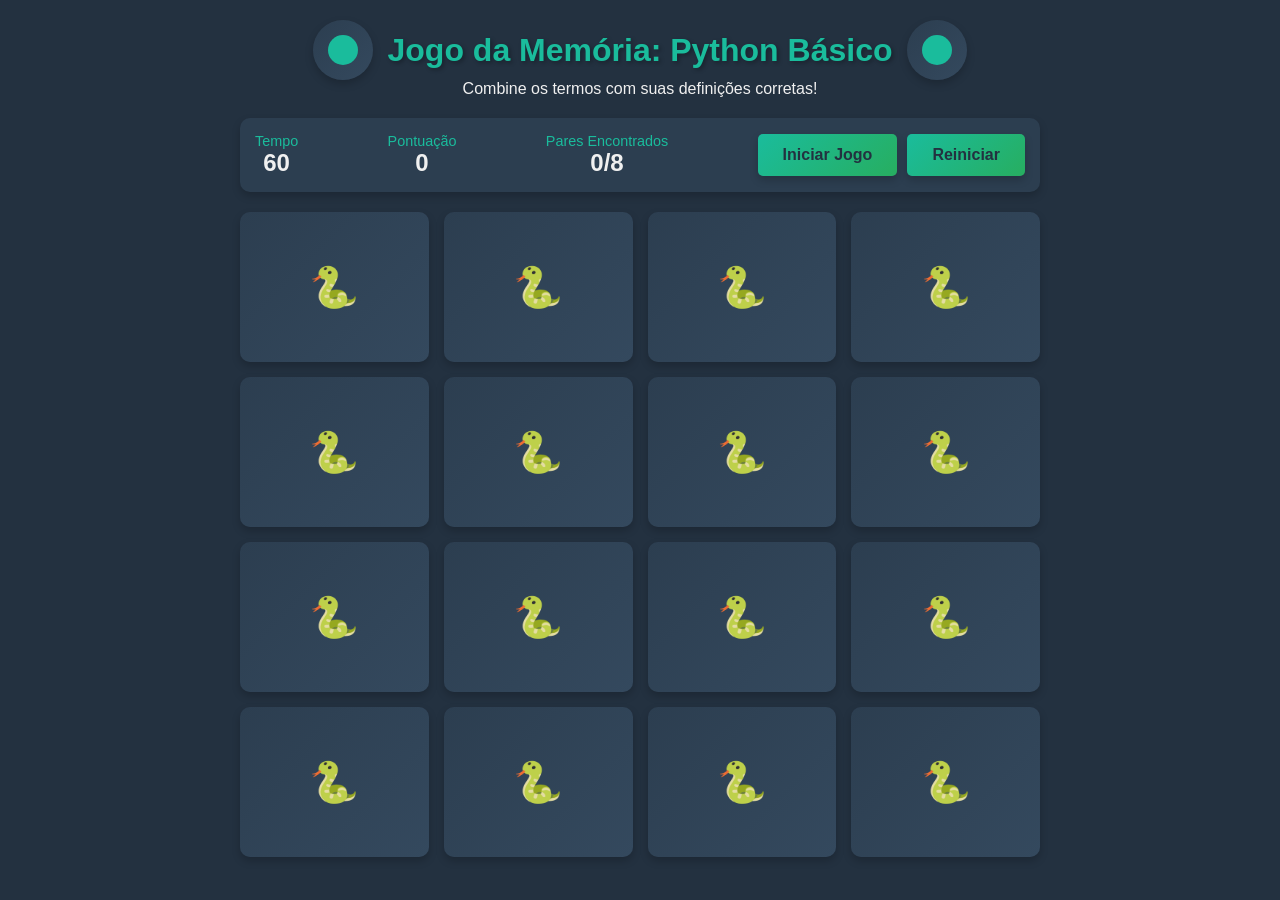
<file: memoryGame.html>
<!DOCTYPE html>
<html lang="pt-BR">
<head>
    <meta charset="UTF-8">
    <meta name="viewport" content="width=device-width, initial-scale=1.0">
    <title>Jogo da Memória - Python Básico</title>
    <style>
        :root {
            --python-blue: #2c3e50;
            --python-yellow: #1abc9c;
            --python-light-blue: #34495e;
            --python-dark-blue: #233140;
            --python-white: #f0f0f0;
            --card-color-1: #FF6B6B;
            --card-color-2: #4ECDC4;
            --card-color-3: #FFD166;
            --card-color-4: #06D6A0;
            --card-color-5: #118AB2;
            --card-color-6: #073B4C;
            --card-color-7: #7209B7;
            --card-color-8: #F15BB5;
        }
        
        * {
            margin: 0;
            padding: 0;
            box-sizing: border-box;
            font-family: 'Segoe UI', Tahoma, Geneva, Verdana, sans-serif;
        }
        
        body {
            background-color: var(--python-dark-blue);
            color: var(--python-white);
            min-height: 100vh;
            display: flex;
            flex-direction: column;
            align-items: center;
            padding: 20px;
        }
        
        header {
            text-align: center;
            margin-bottom: 20px;
            width: 100%;
        }
        
        .title-container {
            display: flex;
            align-items: center;
            justify-content: center;
            gap: 15px;
            margin-bottom: 10px;
        }
        
        h1 {
            color: var(--python-yellow);
            font-size: 2rem;
            text-shadow: 2px 2px 4px rgba(0, 0, 0, 0.3);
            display: flex;
            align-items: center;
            justify-content: center;
            gap: 15px;
        }
        
        .python-symbol {
            font-size: 3rem;
            display: inline-flex;
            align-items: center;
            justify-content: center;
            width: 60px;
            height: 60px;
            background: linear-gradient(135deg, var(--python-blue), var(--python-light-blue));
            border-radius: 50%;
            box-shadow: 0 4px 8px rgba(0, 0, 0, 0.2);
            position: relative;
        }
        
        .python-symbol::before {
            content: "";
            position: absolute;
            width: 30px;
            height: 30px;
            background-color: var(--python-yellow);
            border-radius: 50%;
        }
        
        .python-logo {
            width: 80px;
            height: 80px;
            margin: 0 auto 15px;
            background: linear-gradient(135deg, var(--python-blue), var(--python-light-blue));
            border-radius: 50%;
            position: relative;
            display: flex;
            align-items: center;
            justify-content: center;
            box-shadow: 0 4px 8px rgba(0, 0, 0, 0.2);
        }
        
        .python-logo::before {
            content: "";
            position: absolute;
            width: 40px;
            height: 40px;
            background-color: var(--python-yellow);
            border-radius: 50%;
        }
        
        .game-info {
            display: flex;
            justify-content: space-between;
            align-items: center;
            width: 100%;
            max-width: 800px;
            margin-bottom: 20px;
            background-color: var(--python-blue);
            padding: 15px;
            border-radius: 10px;
            box-shadow: 0 4px 8px rgba(0, 0, 0, 0.2);
        }
        
        .info-item {
            text-align: center;
        }
        
        .info-label {
            font-size: 0.9rem;
            color: var(--python-yellow);
        }
        
        .info-value {
            font-size: 1.5rem;
            font-weight: bold;
        }
        
        .game-container {
            display: grid;
            grid-template-columns: repeat(4, 1fr);
            gap: 15px;
            max-width: 800px;
            width: 100%;
            margin-bottom: 20px;
        }
        
        .card {
            height: 150px;
            perspective: 1000px;
            cursor: pointer;
        }
        
        .card-inner {
            position: relative;
            width: 100%;
            height: 100%;
            text-align: center;
            transition: transform 0.6s;
            transform-style: preserve-3d;
        }
        
        .card.flipped .card-inner {
            transform: rotateY(180deg);
        }
        
        .card-front, .card-back {
            position: absolute;
            width: 100%;
            height: 100%;
            backface-visibility: hidden;
            display: flex;
            flex-direction: column;
            align-items: center;
            justify-content: center;
            border-radius: 10px;
            padding: 15px;
            box-shadow: 0 4px 8px rgba(0, 0, 0, 0.2);
        }
        
        .card-front {
            background: linear-gradient(135deg, var(--python-blue), var(--python-light-blue));
            color: var(--python-white);
            font-size: 2.5rem;
        }
        
        .card-back {
            background: linear-gradient(135deg, var(--python-yellow), #58d68d);
            color: var(--python-dark-blue);
            transform: rotateY(180deg);
            font-size: 1.1rem;
            font-weight: 500;
            text-align: center;
            line-height: 1.4;
        }
        
        .card-term {
            font-weight: bold;
            font-size: 1.3rem;
            margin-bottom: 8px;
        }
        
        .card-definition {
            font-size: 0.95rem;
        }
        
        .card.matched .card-back {
            background: linear-gradient(135deg, #27ae60, #2ecc71);
            color: white;
        }
        
        .controls {
            display: flex;
            gap: 10px;
        }
        
        button {
            background: linear-gradient(135deg, var(--python-yellow), #27ae60);
            color: var(--python-dark-blue);
            border: none;
            padding: 12px 25px;
            border-radius: 5px;
            font-size: 1rem;
            font-weight: bold;
            cursor: pointer;
            transition: all 0.3s ease;
            box-shadow: 0 4px 8px rgba(0, 0, 0, 0.2);
        }
        
        button:hover {
            background: linear-gradient(135deg, #27ae60, var(--python-yellow));
            transform: translateY(-2px);
        }
        
        .modal {
            display: none;
            position: fixed;
            top: 0;
            left: 0;
            width: 100%;
            height: 100%;
            background-color: rgba(0, 0, 0, 0.7);
            z-index: 100;
            justify-content: center;
            align-items: center;
        }
        
        .modal-content {
            background: linear-gradient(135deg, var(--python-blue), var(--python-dark-blue));
            padding: 30px;
            border-radius: 15px;
            text-align: center;
            max-width: 500px;
            width: 90%;
            box-shadow: 0 10px 25px rgba(0, 0, 0, 0.5);
        }
        
        .modal h2 {
            color: var(--python-yellow);
            margin-bottom: 20px;
            font-size: 2rem;
        }
        
        .modal p {
            margin-bottom: 20px;
            font-size: 1.2rem;
            line-height: 1.5;
        }
        
        .snake-decoration {
            width: 100px;
            height: 20px;
            background-color: var(--python-yellow);
            margin: 20px auto;
            border-radius: 10px;
            position: relative;
        }
        
        .snake-decoration::before, .snake-decoration::after {
            content: "";
            position: absolute;
            width: 15px;
            height: 15px;
            background-color: var(--python-yellow);
            border-radius: 50%;
        }
        
        .snake-decoration::before {
            top: -5px;
            left: 10px;
        }
        
        .snake-decoration::after {
            bottom: -5px;
            right: 10px;
        }
        
        /* Cores para os pares de cartas */
        .card[data-pair="1"] .card-back {
            background: linear-gradient(135deg, var(--card-color-1), #ff9e9e);
        }
        
        .card[data-pair="2"] .card-back {
            background: linear-gradient(135deg, var(--card-color-2), #9be3de);
        }
        
        .card[data-pair="3"] .card-back {
            background: linear-gradient(135deg, var(--card-color-3), #ffdf9e);
        }
        
        .card[data-pair="4"] .card-back {
            background: linear-gradient(135deg, var(--card-color-4), #6ce6c7);
        }
        
        .card[data-pair="5"] .card-back {
            background: linear-gradient(135deg, var(--card-color-5), #6bb5ff);
        }
        
        .card[data-pair="6"] .card-back {
            background: linear-gradient(135deg, var(--card-color-6), #3a7a94);
            color: white;
        }
        
        .card[data-pair="7"] .card-back {
            background: linear-gradient(135deg, var(--card-color-7), #a45ee5);
            color: white;
        }
        
        .card[data-pair="8"] .card-back {
            background: linear-gradient(135deg, var(--card-color-8), #f7a6d0);
        }
        
        @media (max-width: 768px) {
            .game-container {
                grid-template-columns: repeat(3, 1fr);
            }
            
            .card {
                height: 130px;
            }
            
            .card-front {
                font-size: 2rem;
            }
            
            .card-term {
                font-size: 1.1rem;
            }
            
            .card-definition {
                font-size: 0.85rem;
            }
            
            h1 {
                font-size: 1.6rem;
            }
            
            .python-symbol {
                font-size: 2.5rem;
                width: 50px;
                height: 50px;
            }
        }
        
        @media (max-width: 480px) {
            .game-container {
                grid-template-columns: repeat(2, 1fr);
            }
            
            .card {
                height: 120px;
            }
            
            h1 {
                font-size: 1.2rem;
                flex-direction: column;
                gap: 5px;
            }
            
            .python-symbol {
                font-size: 2rem;
                width: 40px;
                height: 40px;
            }
            
            .card-term {
                font-size: 1rem;
            }
            
            .card-definition {
                font-size: 0.8rem;
            }
        }
    </style>
</head>
<body>
    <header>
        <h1>
            <span class="python-symbol"></span>
            Jogo da Memória: Python Básico
            <span class="python-symbol"></span>
        </h1>
        <p>Combine os termos com suas definições corretas!</p>
    </header>
    
    <div class="game-info">
        <div class="info-item">
            <div class="info-label">Tempo</div>
            <div class="info-value" id="timer">60</div>
        </div>
        <div class="info-item">
            <div class="info-label">Pontuação</div>
            <div class="info-value" id="score">0</div>
        </div>
        <div class="info-item">
            <div class="info-label">Pares Encontrados</div>
            <div class="info-value" id="pairs">0/8</div>
        </div>
        <div class="controls">
            <button id="start-btn">Iniciar Jogo</button>
            <button id="reset-btn">Reiniciar</button>
        </div>
    </div>
    
    <div class="game-container" id="game-board">
        <!-- Cartas serão geradas dinamicamente pelo JavaScript -->
    </div>
    
    <div class="modal" id="victory-modal">
        <div class="modal-content">
            <h2>Parabéns!</h2>
            <div class="snake-decoration"></div>
            <p>Você completou o jogo da memória Python!</p>
            <p>Sua pontuação final: <span id="final-score">0</span></p>
            <p>Tempo restante: <span id="time-left">0</span> segundos</p>
            <button id="play-again-btn">Jogar Novamente</button>
        </div>
    </div>

    <script>
        // Dados do jogo: termos e definições de Python
        const pythonTerms = [
            { 
                term: "print()", 
                definition: "Função que exibe informações na tela",
                simpleDefinition: "Mostra texto no console"
            },
            { 
                term: "if", 
                definition: "Estrutura condicional para tomada de decisões",
                simpleDefinition: "Executa código se uma condição for verdadeira"
            },
            { 
                term: "for", 
                definition: "Loop que itera sobre uma sequência",
                simpleDefinition: "Repete ações para cada item em uma lista"
            },
            { 
                term: "def", 
                definition: "Palavra-chave para definir uma função",
                simpleDefinition: "Cria uma função personalizada"
            },
            { 
                term: "list", 
                definition: "Estrutura de dados ordenada e mutável",
                simpleDefinition: "Coleção ordenada de itens entre colchetes"
            },
            { 
                term: "dict", 
                definition: "Estrutura de dados com pares chave-valor",
                simpleDefinition: "Coleção de itens com chave e valor"
            },
            { 
                term: "int", 
                definition: "Tipo de dados para números inteiros",
                simpleDefinition: "Números inteiros sem parte decimal"
            },
            { 
                term: "str", 
                definition: "Tipo de dados para texto (strings)",
                simpleDefinition: "Sequência de caracteres entre aspas"
            }
        ];

        // Variáveis do jogo
        let cards = [];
        let flippedCards = [];
        let matchedPairs = 0;
        let score = 0;
        let timeLeft = 60;
        let timer;
        let gameStarted = false;

        // Elementos DOM
        const gameBoard = document.getElementById('game-board');
        const timerDisplay = document.getElementById('timer');
        const scoreDisplay = document.getElementById('score');
        const pairsDisplay = document.getElementById('pairs');
        const startBtn = document.getElementById('start-btn');
        const resetBtn = document.getElementById('reset-btn');
        const victoryModal = document.getElementById('victory-modal');
        const finalScoreDisplay = document.getElementById('final-score');
        const timeLeftDisplay = document.getElementById('time-left');
        const playAgainBtn = document.getElementById('play-again-btn');

        // Inicializar o jogo
        function initGame() {
            // Duplicar e embaralhar os cartões
            cards = [];
            pythonTerms.forEach((term, index) => {
                // Adicionar carta de termo
                cards.push({
                    ...term,
                    type: 'term',
                    pairId: index + 1
                });
                
                // Adicionar carta de definição
                cards.push({
                    ...term,
                    type: 'definition',
                    pairId: index + 1
                });
            });
            
            shuffleArray(cards);
            
            // Limpar o tabuleiro
            gameBoard.innerHTML = '';
            
            // Criar os cartões
            cards.forEach((card, index) => {
                const cardElement = document.createElement('div');
                cardElement.className = 'card';
                cardElement.dataset.index = index;
                cardElement.dataset.pair = card.pairId;
                
                if (card.type === 'term') {
                    cardElement.innerHTML = `
                        <div class="card-inner">
                            <div class="card-front">🐍</div>
                            <div class="card-back">
                                <div class="card-term">${card.term}</div>
                                <div class="card-definition">${card.simpleDefinition}</div>
                            </div>
                        </div>
                    `;
                } else {
                    cardElement.innerHTML = `
                        <div class="card-inner">
                            <div class="card-front">🐍</div>
                            <div class="card-back">
                                <div class="card-definition">${card.definition}</div>
                            </div>
                        </div>
                    `;
                }
                
                cardElement.addEventListener('click', () => flipCard(cardElement));
                gameBoard.appendChild(cardElement);
            });
            
            // Reiniciar variáveis do jogo
            flippedCards = [];
            matchedPairs = 0;
            score = 0;
            timeLeft = 60;
            gameStarted = false;
            
            // Atualizar displays
            updateDisplays();
            
            // Esconder modal de vitória
            victoryModal.style.display = 'none';
        }

        // Embaralhar array (algoritmo Fisher-Yates)
        function shuffleArray(array) {
            for (let i = array.length - 1; i > 0; i--) {
                const j = Math.floor(Math.random() * (i + 1));
                [array[i], array[j]] = [array[j], array[i]];
            }
            return array;
        }

        // Virar carta
        function flipCard(card) {
            if (!gameStarted || card.classList.contains('flipped') || card.classList.contains('matched') || flippedCards.length >= 2) {
                return;
            }
            
            card.classList.add('flipped');
            flippedCards.push(card);
            
            // Verificar se duas cartas foram viradas
            if (flippedCards.length === 2) {
                checkForMatch();
            }
        }

        // Verificar se as cartas viradas formam um par
        function checkForMatch() {
            const [card1, card2] = flippedCards;
            const index1 = parseInt(card1.dataset.index);
            const index2 = parseInt(card2.dataset.index);
            
            // Verificar se é um par correto (mesmo pairId)
            if (cards[index1].pairId === cards[index2].pairId) {
                // Par correto
                card1.classList.add('matched');
                card2.classList.add('matched');
                matchedPairs++;
                score += 10;
                
                // Bônus por encontrar pares rapidamente
                if (timeLeft > 45) score += 5;
                else if (timeLeft > 30) score += 3;
                
                flippedCards = [];
                
                // Verificar se o jogo acabou
                if (matchedPairs === pythonTerms.length) {
                    endGame();
                }
            } else {
                // Par incorreto
                setTimeout(() => {
                    card1.classList.remove('flipped');
                    card2.classList.remove('flipped');
                    flippedCards = [];
                }, 1000);
                
                // Penalidade por erro
                score = Math.max(0, score - 2);
            }
            
            updateDisplays();
        }

        // Atualizar displays de tempo, pontuação e pares
        function updateDisplays() {
            timerDisplay.textContent = timeLeft;
            scoreDisplay.textContent = score;
            pairsDisplay.textContent = `${matchedPairs}/${pythonTerms.length}`;
        }

        // Iniciar temporizador
        function startTimer() {
            timer = setInterval(() => {
                timeLeft--;
                updateDisplays();
                
                if (timeLeft <= 0) {
                    endGame();
                }
            }, 1000);
        }

        // Iniciar jogo
        function startGame() {
            if (gameStarted) return;
            
            gameStarted = true;
            startTimer();
            startBtn.disabled = true;
        }

        // Finalizar jogo
        function endGame() {
            clearInterval(timer);
            gameStarted = false;
            startBtn.disabled = false;
            
            // Mostrar modal de vitória
            finalScoreDisplay.textContent = score;
            timeLeftDisplay.textContent = timeLeft;
            victoryModal.style.display = 'flex';
        }

        // Event listeners
        startBtn.addEventListener('click', startGame);
        resetBtn.addEventListener('click', initGame);
        playAgainBtn.addEventListener('click', initGame);

        // Inicializar o jogo quando a página carregar
        window.addEventListener('load', initGame);
    </script>
</body>
</html>
</file>
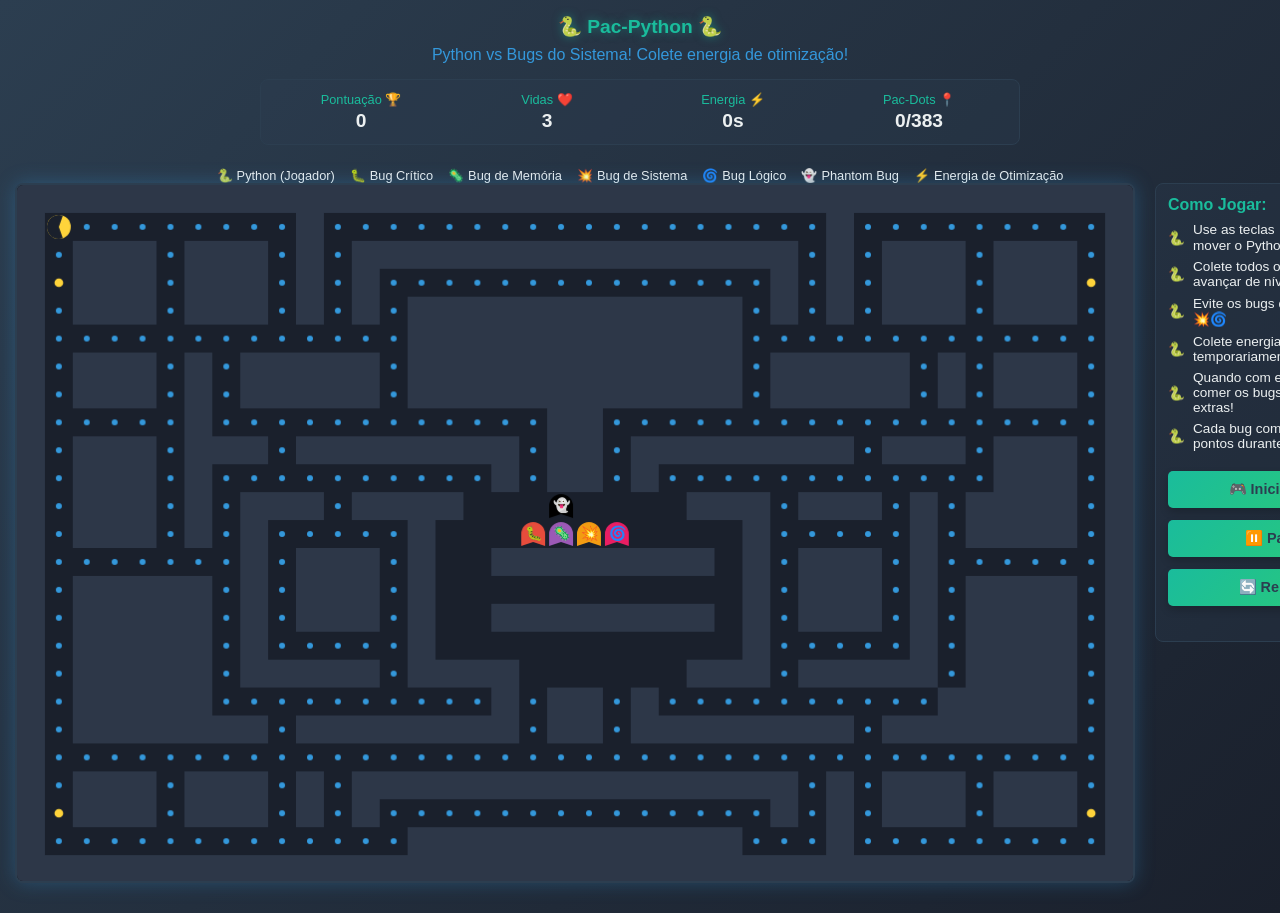
<file: pacmanGame.html>
<!DOCTYPE html>
<html lang="pt-BR">
<head>
    <meta charset="UTF-8">
    <meta name="viewport" content="width=device-width, initial-scale=1.0">
    <title>Pac-Python - Python vs Bugs</title>
    <style>
        :root {
            --primary: #2c3e50;
            --secondary: #1abc9c;
            --success: #2ecc71;
            --danger: #e74c3c;
            --info: #3498db;
            --pacman-yellow: #FFD43B; /* Amarelo específico para o Pac-Man */
            --bug-red: var(--danger);
            --bug-purple: #9b59b6;
            --bug-orange: #f39c12;
            --bug-pink: #e91e63;
            --bug-cyan: #0891B2; /* Nova cor para o Phantom Bug */
            --energy-green: var(--success);
            --wall-color: #2D3748;
            --path-color: #1a202c;
        }
        
        .main-container {
            display: flex;
            gap: 20px;
            align-items: flex-start;
            width: 100%;
            max-width: 1400px; /* Aumentado para acomodar os dois lados */
        }

        * {
            margin: 0;
            padding: 0;
            box-sizing: border-box;
        }
        
        body {
            background: linear-gradient(135deg, var(--primary), #1a202c);
            color: #ecf0f1;
            font-family: 'Segoe UI', Tahoma, Geneva, Verdana, sans-serif;
            min-height: 100vh;
            display: flex;
            flex-direction: column;
            align-items: center;
            padding: 15px;
            overflow-x: hidden;
        }
        
        .header {
            text-align: center;
            margin-bottom: 15px;
            width: 100%;
            max-width: 760px;
        }
        
        h1 {
            color: var(--secondary);
            font-size: 1.2rem;
            margin-bottom: 8px;
            text-shadow: 0 0 10px rgba(26, 188, 156, 0.5);
        }
        
        .subtitle {
            color: var(--info);
            font-size: 1rem;
        }
        
        .game-ui {
            display: flex;
            justify-content: space-between;
            width: 960px; /* Largura fixa para alinhar com o canvas */
            max-width: 760px;
            margin-bottom: 15px;
            background: rgba(44, 62, 80, 0.3);
            padding: 12px;
            border-radius: 8px;
            border: 1px solid var(--primary);
            gap: 10px;
        }
        
        .ui-item {
            text-align: center;
            flex: 1;
        }
        
        .ui-label {
            color: var(--secondary);
            font-size: 0.8rem;
            margin-bottom: 3px;
        }
        
        .ui-value {
            font-size: 1.2rem;
            font-weight: bold;
            color: #ecf0f1;
        }
        
        .game-container {
            position: relative;
            width: 1120px; /* Largura fixa (40 tiles * 28px) */
            height: 700px; /* Altura fixa (25 tiles * 28px) */
            margin-bottom: 15px;
            border: 2px solid var(--primary);
            border-radius: 8px;
            overflow: hidden;
            background: var(--path-color);
            box-shadow: 0 0 20px rgba(52, 152, 219, 0.3);
        }
        
        #gameCanvas {
            background: var(--path-color);
            width: 100%;
            display: block;
        }
        
        .controls {
            display: flex;
            gap: 12px;
            flex-direction: column;
            justify-content: center;
            margin-bottom: 15px;
        }
        
        button {
            background: linear-gradient(135deg, var(--secondary), var(--success));
            color: var(--primary); 
            border: none;
            padding: 10px 20px;
            border-radius: 5px;
            font-size: 0.9rem;
            font-weight: bold;
            cursor: pointer;
            transition: all 0.3s ease;
            box-shadow: 0 4px 8px rgba(0, 0, 0, 0.2);
        }
        
        button:hover {
            transform: translateY(-2px);
            box-shadow: 0 6px 12px rgba(0, 0, 0, 0.3);
        }
        
        .instructions {
            background: rgba(44, 62, 80, 0.3);
            padding: 12px;
            padding-bottom: 20px;
            border-radius: 8px; 
            flex: 1; /* Ocupa o espaço restante */
            min-width: 250px; /* Largura mínima */
            max-width: 760px;
            border: 1px solid var(--primary);
        }
        
        .instructions h3 {
            color: var(--secondary);
            margin-bottom: 8px;
            font-size: 1rem;
        }
        
        .instructions ul {
            list-style-type: none;
            padding-left: 0;
        }
        
        .instructions li {
            margin-bottom: 6px;
            display: flex;
            align-items: center;
            font-size: 0.85rem;
        }
        
        .instructions li::before {
            content: "🐍";
            margin-right: 8px;
        }
        
        .game-over {
            display: none;
            position: fixed;
            top: 0;
            left: 0;
            width: 100%;
            height: 100%;
            background-color: rgba(0, 0, 0, 0.8);
            z-index: 100;
            justify-content: center;
            align-items: center;
        }
        
        .game-over-content {
            background: linear-gradient(135deg, var(--primary), #233140);
            padding: 25px;
            border-radius: 12px;
            text-align: center;
            max-width: 400px;
            width: 90%;
            border: 2px solid var(--secondary);
            box-shadow: 0 0 20px rgba(26, 188, 156, 0.3);
        }
        
        .game-over-content h2 {
            color: var(--secondary);
            margin-bottom: 15px;
            font-size: 1.5rem;
        }
        
        .game-over-content p {
            margin-bottom: 15px;
            font-size: 1rem;
        }
        
        .python-logo {
            width: 60px;
            height: 60px;
            margin: 0 auto 10px;
            background: linear-gradient(135deg, var(--primary), var(--info));
            border-radius: 50%;
            position: relative;
            display: flex;
            align-items: center;
            justify-content: center;
            box-shadow: 0 4px 8px rgba(0, 0, 0, 0.2);
        }
        
        .python-logo::before {
            content: "";
            position: absolute;
            width: 30px;
            height: 30px;
            background-color: var(--secondary);
            border-radius: 50%;
        }
        
        .legend {
            display: flex;
            justify-content: center;
            gap: 15px;
            margin-top: 8px;
            flex-wrap: wrap;
        }
        
        .legend-item {
            display: flex;
            align-items: center;
            gap: 4px;
            font-size: 0.8rem;
        }
        
        @media (max-width: 800px) {
            .game-ui, .instructions {
                width: 95%;
                max-width: 95%;
            }
            
            .game-container {
                width: 100%;
                max-width: 100%;
                height: auto;
            }

            .game-container {
                height: auto;
            }
            
            h1 {
                font-size: 1.6rem;
            }
            
            .game-ui {
                flex-wrap: wrap;
            }
            
            .ui-item {
                flex: 1 0 45%;
                margin-bottom: 5px;
            }
            
            .legend {
                gap: 10px;
            }
            
            .legend-item {
                font-size: 0.7rem;
            }

            .main-container {
                flex-direction: column;
                align-items: center;
            }

            .instructions {
                margin-top: 15px;
            }
        }

        @media (max-width: 480px) {
            body {
                padding: 10px;
            }
            
            .game-container {
                height: 350px;
            }
            
            .ui-value {
                font-size: 1rem;
            }
            
            button {
                padding: 8px 16px;
                font-size: 0.8rem;
            }
        }
    </style>
</head>
<body>
    <div class="header">
        <h1>🐍 Pac-Python 🐍</h1>
        <p class="subtitle">Python vs Bugs do Sistema! Colete energia de otimização!</p>
    </div>
    
    <div class="game-ui">
        <div class="ui-item">
            <div class="ui-label">Pontuação 🏆</div>
            <div class="ui-value" id="score">0</div>
        </div>
        <div class="ui-item">
            <div class="ui-label">Vidas ❤️</div>
            <div class="ui-value" id="lives">3</div>
        </div>
        <div class="ui-item">
            <div class="ui-label">Energia ⚡</div>
            <div class="ui-value" id="energy">0s</div>
        </div>
        <div class="ui-item">
            <div class="ui-label">Pac-Dots 📍</div>
            <div class="ui-value" id="dots">0/150</div>
        </div>
    </div>
    
    <div class="legend">
        <div class="legend-item"><span style="color: var(--secondary)">🐍</span> Python (Jogador)</div>
        <div class="legend-item"><span style="color: var(--bug-red)">🐛</span> Bug Crítico</div>
        <div class="legend-item"><span style="color: var(--bug-purple)">🦠</span> Bug de Memória</div>
        <div class="legend-item"><span style="color: var(--bug-orange)">💥</span> Bug de Sistema</div>
        <div class="legend-item"><span style="color: var(--bug-pink)">🌀</span> Bug Lógico</div>
        <div class="legend-item"><span style="color: var(--bug-cyan)">👻</span> Phantom Bug</div>
        <div class="legend-item"><span style="color: var(--energy-green)">⚡</span> Energia de Otimização</div>
    </div>
    
    <div class="main-container">
        <div>
            <div class="game-container">
                <canvas id="gameCanvas" width="760" height="475"></canvas>
            </div>
        </div>
        
        <div class="instructions">
            <h3>Como Jogar:</h3>
            <ul>
                <li>Use as teclas ← ↑ → ↓ para mover o Python 🐍</li>
                <li>Colete todos os Pac-Dots para avançar de nível</li>
                <li>Evite os bugs do sistema 🐛🦠💥🌀</li>
                <li>Colete energias ⚡ para ficar temporariamente invencível</li>
                <li>Quando com energia, você pode comer os bugs por pontos extras!</li>
                <li>Cada bug comido vale 200 pontos durante a energia</li>
            </ul>
            <div class="controls" style="margin-top: 20px;">
                <button id="start-btn">🎮 Iniciar Jogo</button>
                <button id="pause-btn">⏸️ Pausar</button>
                <button id="reset-btn">🔄 Reiniciar</button>
            </div>
        </div>
    </div>
    
    <div class="game-over" id="game-over">
        <div class="game-over-content">
            <div class="python-logo"></div>
            <h2>🎯 Fim de Jogo! 🎯</h2>
            <p>🏆 Sua pontuação final: <span id="final-score">0</span></p>
            <p>⭐ Nível alcançado: <span id="final-level">1</span></p>
            <button id="restart-btn">🔄 Jogar Novamente</button>
        </div>
    </div>

    <script>
        // Configuração do jogo - CANVAS REDIMENSIONADO
        const canvas = document.getElementById('gameCanvas');
        const ctx = canvas.getContext('2d');
        
        // Elementos da UI
        const scoreDisplay = document.getElementById('score');
        const livesDisplay = document.getElementById('lives');
        const energyDisplay = document.getElementById('energy');
        const dotsDisplay = document.getElementById('dots');
        const startBtn = document.getElementById('start-btn');
        const pauseBtn = document.getElementById('pause-btn');
        const resetBtn = document.getElementById('reset-btn');
        const gameOverModal = document.getElementById('game-over');
        const finalScoreDisplay = document.getElementById('final-score');
        const finalLevelDisplay = document.getElementById('final-level');
        const restartBtn = document.getElementById('restart-btn');
        
        // Constantes do jogo - AJUSTADAS PARA O NOVO TAMANHO
        const TILE_SIZE = 28;
        const GRID_WIDTH = 40;
        const GRID_HEIGHT = 25;
        const PLAYER_SPEED = 2;
        const GHOST_SPEED = 2;
        const ENERGY_DURATION = 8;
        
        // Cores
        const COLORS = {
            wall: '#2D3748',
            path: '#1a202c',
            dot: '#3498db',
            player: '#FFD43B',
            energy: '#FFD43B',
            ghosts: {
                red: '#e74c3c',
                purple: '#9b59b6',
                orange: '#f39c12',
                pink: '#e91e63'
            },
            phantom: 'var(--info)'
        };
        
        // Estado do jogo
        let score = 0;
        let lives = 3;
        let level = 1;
        let dotsCollected = 0;
        let totalDots = 0;
        let energyTime = 0;
        let gameRunning = false;
        let gamePaused = false;
        let gameOver = false;
        
        // Elementos do jogo
        let player = { x: 0, y: 0, direction: 'right', nextDirection: 'right' };
        let ghosts = [];
        let dots = [];
        let energies = [];
        let walls = new Set();
        
        // Sistema de movimento
        let playerMoveCounter = 0; // Removido, movimento baseado em requestAnimationFrame
        let ghostMoveCounter = 0; 
        const PLAYER_MOVE_DELAY = 8;
        const GHOST_MOVE_DELAY = 12;
        
        // Cache para detecção de paredes
        let wallCache = new Map();
        
        // Labirinto REDESENHADO para caber no canvas
        const maze = [
            [1,1,1,1,1,1,1,1,1,1,1,1,1,1,1,1,1,1,1,1,1,1,1,1,1,1,1,1,1,1,1,1,1,1,1,1,1,1,1,1],
            [1,2,2,2,2,2,2,2,2,2,1,2,2,2,2,2,2,2,2,2,2,2,2,2,2,2,2,2,2,1,2,2,2,2,2,2,2,2,2,1],
            [1,2,1,1,1,2,1,1,1,2,1,2,1,1,1,1,1,1,1,1,1,1,1,1,1,1,1,1,2,1,2,1,1,1,2,1,1,1,2,1],
            [1,3,1,1,1,2,1,1,1,2,1,2,1,2,2,2,2,2,2,2,2,2,2,2,2,2,2,1,2,1,2,1,1,1,2,1,1,1,3,1],
            [1,2,1,1,1,2,1,1,1,2,1,2,1,2,1,1,1,1,1,1,1,1,1,1,1,1,2,1,2,1,2,1,1,1,2,1,1,1,2,1],
            [1,2,2,2,2,2,2,2,2,2,2,2,2,2,1,1,1,1,1,1,1,1,1,1,1,1,2,2,2,2,2,2,2,2,2,2,2,2,2,1],
            [1,2,1,1,1,2,1,2,1,1,1,1,1,2,1,1,1,1,1,1,1,1,1,1,1,1,2,1,1,1,1,1,2,1,2,1,1,1,2,1],
            [1,2,1,1,1,2,1,2,1,1,1,1,1,2,1,1,1,1,1,1,1,1,1,1,1,1,2,1,1,1,1,1,2,1,2,1,1,1,2,1],
            [1,2,2,2,2,2,1,2,2,2,2,2,2,2,2,2,2,2,2,1,1,2,2,2,2,2,2,2,2,2,2,2,2,2,2,2,2,2,2,1],
            [1,2,1,1,1,2,1,1,1,2,1,1,1,1,1,1,1,1,2,1,1,2,1,1,1,1,1,1,1,1,2,1,1,1,2,1,1,1,2,1],
            [1,2,1,1,1,2,1,2,2,2,2,2,2,2,2,2,2,1,2,1,1,2,1,2,2,2,2,2,2,2,2,2,2,2,2,1,1,1,2,1],
            [1,2,1,1,1,2,1,2,1,1,1,2,1,1,1,1,0,0,0,0,0,0,0,0,1,1,1,2,1,1,1,2,1,2,1,1,1,1,2,1],
            [1,2,1,1,1,2,1,2,1,2,2,2,2,2,1,0,0,0,0,0,0,0,0,0,0,0,1,2,2,2,2,2,1,2,1,1,1,1,2,1],
            [1,2,2,2,2,2,2,2,1,2,1,1,1,2,1,0,0,1,1,1,1,1,1,1,1,0,1,2,1,1,1,2,1,2,2,2,2,2,2,1],
            [1,2,1,1,1,1,1,2,1,2,1,1,1,2,1,0,0,0,0,0,0,0,0,0,0,0,1,2,1,1,1,2,1,2,1,1,1,1,2,1],
            [1,2,1,1,1,1,1,2,1,2,1,1,1,2,1,0,0,1,1,1,1,1,1,1,1,0,1,2,1,1,1,2,1,2,1,1,1,1,2,1],
            [1,2,1,1,1,1,1,2,1,2,2,2,2,2,1,0,0,0,0,0,0,0,0,0,0,0,1,2,2,2,2,2,1,2,1,1,1,1,2,1],
            [1,2,1,1,1,1,1,2,1,1,1,1,1,2,1,1,1,1,0,0,0,0,0,0,1,1,1,2,1,1,1,1,1,2,1,1,1,1,2,1],
            [1,2,1,1,1,1,1,2,2,2,2,2,2,2,2,2,2,1,2,1,1,2,1,2,2,2,2,2,2,2,2,2,2,1,1,1,1,1,2,1],
            [1,2,1,1,1,1,1,1,1,2,1,1,1,1,1,1,1,1,2,1,1,2,1,1,1,1,1,1,1,1,2,1,1,1,1,1,1,1,2,1],
            [1,2,2,2,2,2,2,2,2,2,2,2,2,2,2,2,2,2,2,2,2,2,2,2,2,2,2,2,2,2,2,2,2,2,2,2,2,2,2,1],
            [1,2,1,1,1,2,1,1,1,2,1,2,1,1,1,1,1,1,1,1,1,1,1,1,1,1,1,1,2,1,2,1,1,1,2,1,1,1,2,1],
            [1,3,1,1,1,2,1,1,1,2,1,2,1,2,2,2,2,2,2,2,2,2,2,2,2,2,2,1,2,1,2,1,1,1,2,1,1,1,3,1],
            [1,2,2,2,2,2,2,2,2,2,2,2,2,2,1,1,1,1,1,1,1,1,1,1,1,1,2,2,2,1,2,2,2,2,2,2,2,2,2,1],
            [1,1,1,1,1,1,1,1,1,1,1,1,1,1,1,1,1,1,1,1,1,1,1,1,1,1,1,1,1,1,1,1,1,1,1,1,1,1,1,1]
        ];
        
        // Inicializar o jogo
        function initGame() {
            player = { x: 1, y: 1, direction: 'right', nextDirection: 'right' };
            ghosts = [];
            dots = [];
            energies = [];
            walls = new Set();
            dotsCollected = 0;
            totalDots = 0;
            playerMoveCounter = 0;
            ghostMoveCounter = 0;
            wallCache.clear();
            
            // Parse do labirinto
            for (let y = 0; y < GRID_HEIGHT; y++) {
                for (let x = 0; x < GRID_WIDTH; x++) {
                    const cell = maze[y][x];
                    if (maze[y][x] === 1) {
                        walls.add(`${x},${y}`);
                        wallCache.set(`${x},${y}`, true);
                    } else if (cell === 2) {
                        dots.push({ x, y });
                        totalDots++;
                    } else if (cell === 3) {
                        energies.push({ x, y });
                    }
                }
            }
            
            // Criar fantasmas (bugs)
            ghosts = [
                { x: 18, y: 12, type: 'red', direction: 'up', lastDecision: 0 },
                { x: 19, y: 12, type: 'purple', direction: 'up', lastDecision: 10 },
                { x: 20, y: 12, type: 'orange', direction: 'up', lastDecision: 20 },
                { x: 21, y: 12, type: 'pink', direction: 'up', lastDecision: 30 },
                { x: 19, y: 11, type: 'phantom', direction: 'up', lastDecision: 0, teleportTimer: 10 } // Novo bug
            ];
            
            updateUI();
        }
        
        // Atualizar UI
        function updateUI() {
            scoreDisplay.textContent = score;
            livesDisplay.textContent = lives;
            energyDisplay.textContent = energyTime > 0 ? Math.ceil(energyTime) + 's' : '0s';
            dotsDisplay.textContent = dotsCollected + '/' + totalDots;
        }
        
        // Desenhar o jogo
        function draw() {
            // Limpar canvas
            ctx.fillStyle = COLORS.path;
            ctx.fillRect(0, 0, canvas.width, canvas.height);
            
            // Desenhar paredes
            ctx.fillStyle = COLORS.wall;
            walls.forEach(wallKey => {
                const [x, y] = wallKey.split(',').map(Number);
                ctx.fillRect(x * TILE_SIZE, y * TILE_SIZE, TILE_SIZE, TILE_SIZE);
            });
            // Desenhar dots
            ctx.fillStyle = COLORS.dot;
            dots.forEach(dot => {
                ctx.beginPath();
                ctx.arc(
                    dot.x * TILE_SIZE + TILE_SIZE / 2,
                    dot.y * TILE_SIZE + TILE_SIZE / 2,
                    3, 0, Math.PI * 2
                );
                ctx.fill();
            });
            
            // Desenhar energias com animação simples
            const energyPulse = Math.sin(Date.now() / 200) * 2 + 6;
            ctx.fillStyle = COLORS.energy;
            energies.forEach(energy => {
                ctx.beginPath();
                ctx.arc(
                    energy.x * TILE_SIZE + TILE_SIZE / 2,
                    energy.y * TILE_SIZE + TILE_SIZE / 2,
                    energyPulse, 0, Math.PI * 2
                );
                ctx.fill();
            });
            
            // Desenhar jogador (Python)
            const playerX = player.x * TILE_SIZE;
            const playerY = player.y * TILE_SIZE;
            
            ctx.fillStyle = energyTime > 0 ? 'color-mix(in srgb, var(--success) 80%, white 20%)' : COLORS.player; // Cor amarela normal, verde quando com energia
            ctx.beginPath();
            ctx.arc(
                playerX + TILE_SIZE / 2, 
                playerY + TILE_SIZE / 2,
                TILE_SIZE / 2 - 2, 0, Math.PI * 2
            );
            ctx.fill();
            
            // Boca do Pac-Python animada
            const mouthOpen = 0.3 + Math.sin(Date.now() / 100) * 0.1;
            ctx.fillStyle = COLORS.path; // Cor do fundo para a boca
            let startAngle, endAngle;
            switch(player.direction) {
                case 'right':
                    startAngle = mouthOpen * Math.PI;
                    endAngle = (2 - mouthOpen) * Math.PI;
                    break;
                case 'left':
                    startAngle = (1 + mouthOpen) * Math.PI;
                    endAngle = (1 - mouthOpen) * Math.PI;
                    break;
                case 'up':
                    startAngle = (1.5 + mouthOpen) * Math.PI;
                    endAngle = (1.5 - mouthOpen) * Math.PI;
                    break;
                case 'down':
                    startAngle = (0.5 + mouthOpen) * Math.PI;
                    endAngle = (0.5 - mouthOpen) * Math.PI;
                    break;
            }
            ctx.beginPath();
            ctx.moveTo(
                playerX + TILE_SIZE / 2, 
                playerY + TILE_SIZE / 2
            );
            ctx.arc(
                playerX + TILE_SIZE / 2, 
                playerY + TILE_SIZE / 2,
                TILE_SIZE / 2 - 2, startAngle, endAngle
            );
            ctx.closePath();
            ctx.fill();
            
            // Desenhar fantasmas (bugs)
            ghosts.forEach(ghost => {
                const ghostX = ghost.x * TILE_SIZE;
                const ghostY = ghost.y * TILE_SIZE;
                
                let ghostColor;
                let ghostEmoji;
                
                switch(ghost.type) {
                    case 'red':
                        ghostColor = COLORS.ghosts.red;
                        ghostEmoji = '🐛';
                        break;
                    case 'purple':
                        ghostColor = COLORS.ghosts.purple;
                        ghostEmoji = '🦠';
                        break;
                    case 'orange':
                        ghostColor = COLORS.ghosts.orange;
                        ghostEmoji = '💥';
                        break;
                    case 'pink':
                        ghostColor = COLORS.ghosts.pink;
                        ghostEmoji = '🌀';
                        break;
                    case 'phantom':
                        ghostColor = COLORS.ghosts.phantom;
                        ghostEmoji = '👻';
                        break;
                }
                
                // Se o jogador tem energia, os fantasmas ficam azuis (vulneráveis)
                if (energyTime > 0) {
                    ghostColor = 'var(--info)'; // Azul vulnerável
                    // Efeito de piscar quando vulnerável
                    if (Math.floor(Date.now() / 200) % 2 === 0) {
                        ghostColor = 'white';
                    }
                }
                
                ctx.fillStyle = ghostColor;
                ctx.beginPath();
                // Corpo do fantasma
                ctx.arc(ghostX + TILE_SIZE / 2, ghostY + TILE_SIZE / 2, TILE_SIZE / 2 - 2, Math.PI, 0);
                ctx.lineTo(ghostX + TILE_SIZE - 2, ghostY + TILE_SIZE - 2);
                ctx.lineTo(ghostX + TILE_SIZE / 2, ghostY + TILE_SIZE - 6);
                ctx.lineTo(ghostX + 2, ghostY + TILE_SIZE - 2);
                ctx.fill();
                
                // Emoji do bug
                ctx.font = '14px Arial';
                ctx.fillStyle = '#000';
                ctx.textAlign = 'center';
                ctx.textBaseline = 'middle';
                ctx.fillText(
                    ghostEmoji,
                    ghostX + TILE_SIZE / 2, 
                    ghostY + TILE_SIZE / 2
                );
            });
        }
        
        // Resto do código permanece igual...
        // [O código restante das funções update, movePlayer, moveGhosts, checkCollisions, etc. permanece igual ao anterior]
        
        // Atualizar o jogo
        function update() {
            if (!gameRunning || gamePaused || gameOver) return;
            
            playerMoveCounter++;
            if (playerMoveCounter >= PLAYER_MOVE_DELAY) {
                movePlayer();
                playerMoveCounter = 0;
            }
            
            // Mover fantasmas com delay
            ghostMoveCounter++;
            if (ghostMoveCounter >= GHOST_MOVE_DELAY) {
                moveGhosts();
                ghostMoveCounter = 0;
            }
            
            // Verificar colisões
            checkCollisions();
            
            // Atualizar energia
            if (energyTime > 0) {
                energyTime -= 0.016;
                if (energyTime <= 0) {
                    energyTime = 0;
                }
            }
            
            // Verificar vitória
            if (dotsCollected >= totalDots) {
                levelUp();
            }
            
            updateUI();
        }
        
        // Mover jogador
        function movePlayer() {
            const directions = {
                'up': { x: 0, y: -1 },
                'down': { x: 0, y: 1 },
                'left': { x: -1, y: 0 },
                'right': { x: 1, y: 0 }
            };
            
            const nextDir = directions[player.nextDirection];
            const nextX = player.x + nextDir.x;
            const nextY = player.y + nextDir.y;
            
            if (!isWall(nextX, nextY)) {
                player.direction = player.nextDirection;
            }
            
            const currentDir = directions[player.direction];
            const newX = player.x + currentDir.x;
            const newY = player.y + currentDir.y;
            
            if (!isWall(newX, newY)) {
                player.x = newX;
                player.y = newY;
                
                if (player.x < 0) player.x = GRID_WIDTH - 1;
                if (player.x >= GRID_WIDTH) player.x = 0;
            }
        }
        
        // Mover fantasmas
        function moveGhosts() {
            const playerDirVec = {
                'up': { x: 0, y: -1 }, 'down': { x: 0, y: 1 },
                'left': { x: -1, y: 0 }, 'right': { x: 1, y: 0 }
            }[player.direction];

            ghosts.forEach(ghost => {
                // Lógica do Phantom Bug
                if (ghost.type === 'phantom') {
                    ghost.teleportTimer -= 0.016; // Reduz o timer
                    if (ghost.teleportTimer <= 0) {
                        // Teleporta para um local aleatório e válido
                        const validCells = [];
                        for (let y = 0; y < GRID_HEIGHT; y++) {
                            for (let x = 0; x < GRID_WIDTH; x++) {
                                if (!isWall(x, y)) validCells.push({x, y});
                            }
                        }
                        const newPos = validCells[Math.floor(Math.random() * validCells.length)];
                        ghost.x = newPos.x;
                        ghost.y = newPos.y;
                        ghost.teleportTimer = 10 + Math.random() * 5; // Reseta o timer
                        return; // Pula o movimento normal neste frame
                    }
                }

                // Lógica de decisão de movimento em interseções
                const possibleMoves = getPossibleMoves(ghost);
                if (possibleMoves.length > 1 || ghost.lastDecision > 10) {
                    ghost.lastDecision = 0;

                    let targetX = player.x;
                    let targetY = player.y;

                    // Lógica de alvo específica para cada bug
                    switch (ghost.type) {
                        case 'pink': // Pinky: mira 4 casas à frente do jogador
                            targetX += playerDirVec.x * 4;
                            targetY += playerDirVec.y * 4;
                            break;
                        case 'orange': // Clyde: se estiver longe, persegue; se perto, foge
                            const distance = Math.sqrt(Math.pow(player.x - ghost.x, 2) + Math.pow(player.y - ghost.y, 2));
                            if (distance < 8) {
                                targetX = 1; // Canto inferior esquerdo
                                targetY = GRID_HEIGHT - 2;
                            }
                            break;
                        case 'purple': // Inky: lógica mais complexa
                            const blinky = ghosts.find(g => g.type === 'red');
                            if (blinky) {
                                const offsetX = (player.x + playerDirVec.x * 2) - blinky.x;
                                const offsetY = (player.y + playerDirVec.y * 2) - blinky.y;
                                targetX = blinky.x + offsetX * 2;
                                targetY = blinky.y + offsetY * 2;
                            }
                            break;
                        // 'red' (Blinky) e 'phantom' usam o alvo padrão (o jogador)
                    }

                    // Se estiver com energia, os bugs fogem
                    if (energyTime > 0) {
                        targetX = Math.random() > 0.5 ? 1 : GRID_WIDTH - 2;
                        targetY = Math.random() > 0.5 ? 1 : GRID_HEIGHT - 2;
                    }

                    // Escolhe a melhor direção para se aproximar do alvo
                    let bestDir = ghost.direction;
                    let minDistance = Infinity;

                    for (const move of possibleMoves) {
                        const newX = ghost.x + move.vec.x;
                        const newY = ghost.y + move.vec.y;
                        const distanceToTarget = Math.sqrt(Math.pow(targetX - newX, 2) + Math.pow(targetY - newY, 2));

                        if (distanceToTarget < minDistance) {
                            minDistance = distanceToTarget;
                            bestDir = move.dir;
                        }
                    }
                    ghost.direction = bestDir;
                }
                ghost.lastDecision++;
                
                const dirVec = {
                    'up': { x: 0, y: -1 },
                    'down': { x: 0, y: 1 },
                    'left': { x: -1, y: 0 },
                    'right': { x: 1, y: 0 }
                }[ghost.direction];
                
                const newX = ghost.x + dirVec.x;
                const newY = ghost.y + dirVec.y;
                
                if (!isWall(newX, newY)) {
                    ghost.x = newX;
                    ghost.y = newY;
                }
            });
        }

        function getPossibleMoves(character) {
            const moves = [];
            const directions = {
                'up': { x: 0, y: -1 }, 'down': { x: 0, y: 1 },
                'left': { x: -1, y: 0 }, 'right': { x: 1, y: 0 }
            };
            const opposite = {
                'up': 'down', 'down': 'up', 'left': 'right', 'right': 'left'
            };

            for (const dir in directions) {
                // Impede o bug de fazer uma curva de 180 graus
                if (dir === opposite[character.direction]) {
                    continue;
                }

                const vec = directions[dir];
                if (!isWall(character.x + vec.x, character.y + vec.y)) {
                    moves.push({ dir, vec });
                }
            }
            return moves;
        }
        
        // Verificar colisões
        function checkCollisions() {
            for (let i = dots.length - 1; i >= 0; i--) {
                if (dots[i].x === player.x && dots[i].y === player.y) {
                    dots.splice(i, 1);
                    dotsCollected++;
                    score += 10;
                }
            }
            
            for (let i = energies.length - 1; i >= 0; i--) {
                if (energies[i].x === player.x && energies[i].y === player.y) {
                    energies.splice(i, 1);
                    energyTime = ENERGY_DURATION;
                    score += 50;
                }
            }
            
            ghosts.forEach(ghost => {
                if (ghost.x === player.x && ghost.y === player.y) {
                    if (energyTime > 0) {
                        ghost.x = 19; // Manda de volta para o esconderijo
                        ghost.y = 12;
                        score += 200;
                    } else {
                        lives--;
                        if (lives <= 0) {
                            gameOver = true;
                            showGameOver();
                        } else {
                            player.x = 1;
                            player.y = 1;
                            player.direction = 'right';
                            player.nextDirection = 'right';
                        }
                    }
                }
            });
        }
        
        // Verificar se é parede
        function isWall(x, y) {
            const key = `${x},${y}`;
            if (wallCache.has(key)) {
                return true;
            }
            return false;
        }
        
        // Subir de nível
        function levelUp() {
            level++;
            score += 1000;
            initGame();
        }
        
        // Mostrar game over
        function showGameOver() {
            finalScoreDisplay.textContent = score;
            finalLevelDisplay.textContent = level;
            gameOverModal.style.display = 'flex';
        }
        
        // Loop do jogo
        function gameLoop() {
            update();
            draw();
            if (gameRunning) {
                requestAnimationFrame(gameLoop);
            }
        }
        
        // Event listeners
        startBtn.addEventListener('click', () => {
            if (!gameRunning) {
                // Ajusta o tamanho do canvas dinamicamente
                canvas.width = GRID_WIDTH * TILE_SIZE;
                canvas.height = GRID_HEIGHT * TILE_SIZE;

                gameRunning = true;
                gamePaused = false;
                initGame();
                gameLoop();
            }
        });
        
        pauseBtn.addEventListener('click', () => {
            if (gameRunning) {
                gamePaused = !gamePaused;
                pauseBtn.textContent = gamePaused ? '▶️ Continuar' : '⏸️ Pausar';
            }
        });
        
        resetBtn.addEventListener('click', () => {
            // Ajusta o tamanho do canvas dinamicamente
            canvas.width = GRID_WIDTH * TILE_SIZE;
            canvas.height = GRID_HEIGHT * TILE_SIZE;

            score = 0;
            lives = 3;
            level = 1;
            gameRunning = false;
            gamePaused = false;
            gameOver = false;
            gameOverModal.style.display = 'none';
            initGame();
            draw();
        });
        
        restartBtn.addEventListener('click', () => {
            // Ajusta o tamanho do canvas dinamicamente
            canvas.width = GRID_WIDTH * TILE_SIZE;
            canvas.height = GRID_HEIGHT * TILE_SIZE;

            score = 0;
            lives = 3;
            level = 1;
            gameRunning = true;
            gamePaused = false;
            gameOver = false;
            gameOverModal.style.display = 'none';
            initGame();
        });
        
        // Controles do teclado
        document.addEventListener('keydown', (e) => {
            if (!gameRunning || gamePaused) return;
            
            switch(e.key) {
                case 'ArrowUp':
                case 'w':
                    player.nextDirection = 'up';
                    break;
                case 'ArrowDown':
                case 's':
                    player.nextDirection = 'down';
                    break;
                case 'ArrowLeft':
                case 'a':
                    player.nextDirection = 'left';
                    break;
                case 'ArrowRight':
                case 'd':
                    player.nextDirection = 'right';
                    break;
            }
        });
        
        // Inicializar
        // Ajusta o tamanho do canvas dinamicamente na carga inicial
        canvas.width = GRID_WIDTH * TILE_SIZE;
        canvas.height = GRID_HEIGHT * TILE_SIZE;

        initGame();
        draw();
    </script>
</body>
</html>
</file>
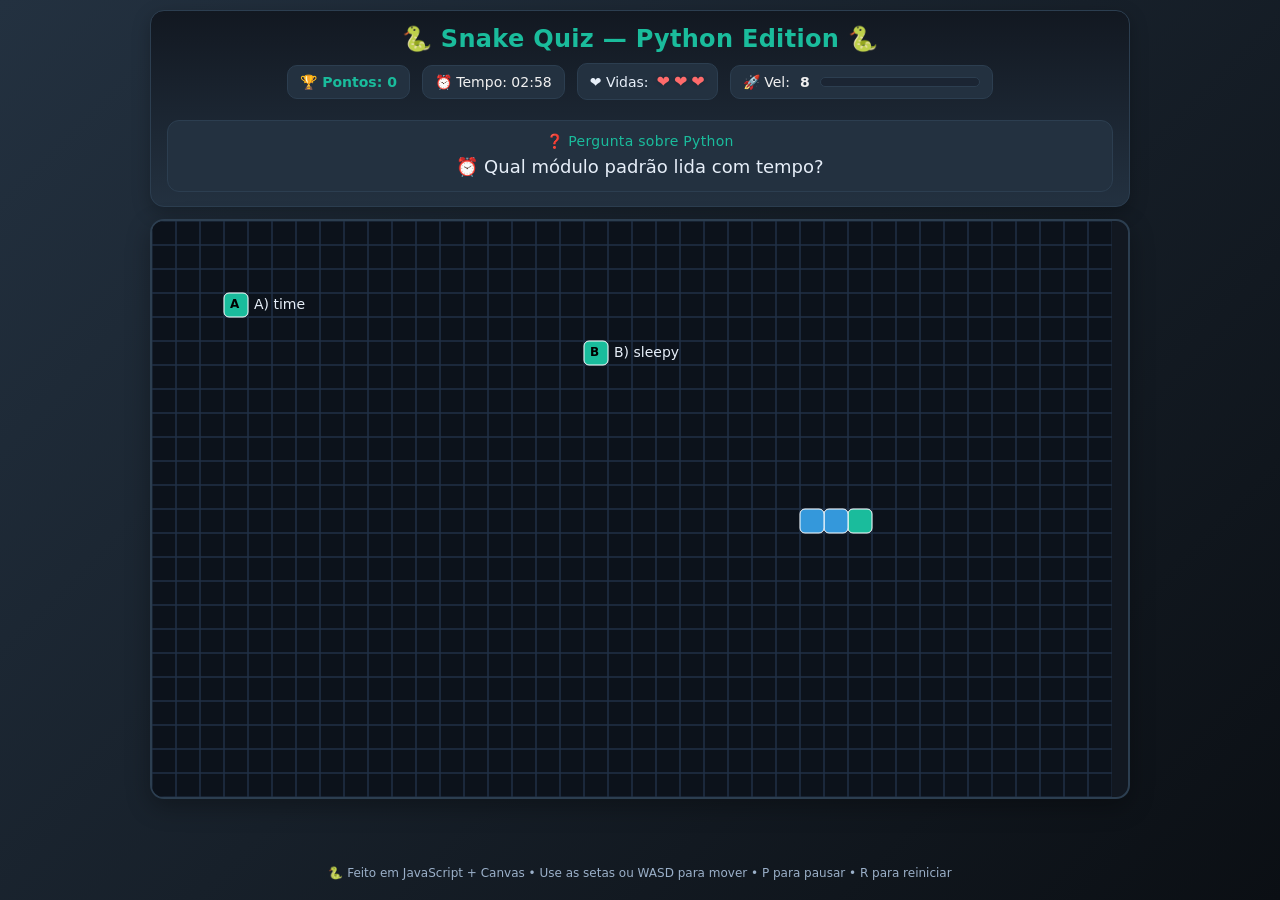
<file: snakeGame.html>
<!DOCTYPE html>
<html lang="pt-BR">

<head>
  <meta charset="utf-8" />
  <meta name="viewport" content="width=device-width, initial-scale=1" />
  <title>Snake Quiz — Python Theme</title>
  <style>
    :root {
      --python-blue: #2c3e50;
      --python-yellow: #1abc9c;
      --python-light-blue: #34495e;
      --python-dark-blue: #233140;
      --python-white: #f0f0f0;
      --bg: #0b0f14;
      --panel: #121821;
      --grid: #213046;
      --snake: #3498db;
      --head: #1abc9c;
      --ok: #32cd32;
      --bad: #dc143c;
      --text: #e6eef8;
      --muted: #9bb0c9;
      --accent: #66e0ff;
      --bar: #1b2533;
      --barFill: #1abc9c;
    }

    * {
      box-sizing: border-box;
    }

    body {
      margin: 0;
      background: linear-gradient(135deg, var(--python-dark-blue), var(--bg));
      color: var(--text);
      font-family: system-ui, -apple-system, Segoe UI, Roboto, Ubuntu, Cantarell, 'Helvetica Neue', Arial, "Noto Sans", sans-serif;
      display: flex;
      flex-direction: column;
      min-height: 100vh;
      align-items: center;
      gap: 12px;
      padding: 10px;
    }

    header {
      width: min(100%, 980px);
      padding: 14px 16px;
      margin-top: 0;
      background: linear-gradient(180deg, #121821, var(--python-dark-blue));
      border: 1px solid var(--python-blue);
      border-radius: 14px;
      box-shadow: 0 6px 18px rgba(0, 0, 0, .25);
      display: grid;
      gap: 10px;
    }

    header h1 {
      font-size: 24px;
      margin: 0;
      letter-spacing: .3px;
      color: var(--python-yellow);
      text-align: center;
    }

    #hudRow {
      display: flex;
      flex-wrap: wrap;
      align-items: center;
      gap: 12px;
      justify-content: center;
    }

    #stats {
      display: flex;
      gap: 12px;
      align-items: center;
      flex-wrap: wrap;
      justify-content: center;
    }

    .badge {
      display: inline-flex;
      align-items: center;
      gap: 8px;
      padding: 8px 12px;
      background: var(--python-dark-blue);
      border: 1px solid var(--python-blue);
      border-radius: 10px;
      color: var(--python-white);
      font-size: 14px;
    }

    #score.badge {
      color: var(--python-yellow);
      font-weight: 700;
    }

    /* Vidas como corações */
    #lives.badge {
      color: var(--text);
    }

    .hearts {
      display: inline-flex;
      gap: 4px;
      align-items: center;
      color: #ff6b6b;
    }

    .hearts span {
      font-size: 16px;
      filter: drop-shadow(0 0 2px rgba(0, 0, 0, .25));
    }

    /* Velocidade: número + barra de progresso */
    #speedBox {
      display: inline-flex;
      align-items: center;
      gap: 10px;
    }

    #speedMeter {
      width: 160px;
      height: 10px;
      background: var(--bar);
      border: 1px solid var(--python-blue);
      border-radius: 999px;
      overflow: hidden;
    }

    #speedFill {
      height: 100%;
      width: 0%;
      background: var(--barFill);
      transition: width 0.3s ease;
    }

    /* Pergunta em cartão destacado */
    #questionCard {
      background: var(--python-dark-blue);
      border: 1px solid var(--python-blue);
      border-radius: 12px;
      padding: 12px 16px;
      display: grid;
      gap: 6px;
      text-align: center;
      margin-top: 10px;
    }

    #questionCard .qTitle {
      font-size: 14px;
      color: var(--python-yellow);
      letter-spacing: .3px;
    }

    #question {
      color: var(--text);
      font-size: 18px;
      line-height: 1.35;
      font-weight: 500;
    }

    main {
      width: min(100%, 980px);
      display: grid;
      grid-template-columns: 1fr;
      gap: 12px;
    }

    #stageWrap {
      height: 100%;
      position: relative;
      background: var(--panel);
      border: 2px solid var(--python-blue);
      border-radius: 14px;
      overflow: hidden;
      box-shadow: 0 8px 25px rgba(0, 0, 0, 0.3);
    }

    canvas {
      display: block;
      width: 100%;
      height: auto;
      background: #0c121b;
    }

    #overlay {
      position: absolute;
      inset: 0;
      display: none;
      place-items: center;
      background: rgba(10, 20, 35, 0.85);
    }

    #overlay.visible {
      display: grid;
    }

    .panel {
      width: min(92%, 520px);
      background: var(--python-dark-blue);
      border: 2px solid var(--python-yellow);
      border-radius: 16px;
      padding: 22px;
      text-align: center;
      box-shadow: 0 12px 30px rgba(0, 0, 0, .45);
    }

    .panel h2 {
      margin: 0 0 12px;
      font-size: 28px;
      color: var(--python-yellow);
    }

    .panel p {
      margin: 8px 0;
      color: var(--python-white);
      font-size: 16px;
    }

    .actions {
      margin-top: 20px;
      display: flex;
      gap: 10px;
      justify-content: center;
      flex-wrap: wrap;
    }

    button {
      border: 1px solid var(--python-blue);
      background: var(--python-blue);
      color: var(--python-white);
      padding: 12px 18px;
      border-radius: 10px;
      font-weight: 700;
      cursor: pointer;
      transition: all 0.3s ease;
      font-size: 14px;
    }

    button:hover {
      background: var(--python-light-blue);
      transform: translateY(-2px);
      box-shadow: 0 4px 8px rgba(0, 0, 0, 0.2);
    }

    #mobileControls {
      display: none;
      gap: 8px;
      justify-content: center;
      margin-top: 8px;
    }

    #mobileControls button {
      width: 72px;
      height: 56px;
      font-size: 20px;
      background: var(--python-dark-blue);
    }

    .grid {
      display: grid;
      grid-template-columns: repeat(3, 72px);
      gap: 8px;
    }

    .spacer {
      visibility: hidden;
    }

    footer {
      color: var(--muted);
      font-size: 12px;
      margin: 4px 0 10px;
      margin-top: auto;
      padding-top: 10px;
      text-align: center;
    }

    .python-logo {
      width: 60px;
      height: 60px;
      margin: 0 auto 15px;
      background: linear-gradient(135deg, var(--python-blue), var(--python-light-blue));
      border-radius: 50%;
      position: relative;
      display: flex;
      align-items: center;
      justify-content: center;
      box-shadow: 0 4px 8px rgba(0, 0, 0, 0.2);
    }
    
    .python-logo::before {
      content: "";
      position: absolute;
      width: 30px;
      height: 30px;
      background-color: var(--python-yellow);
      border-radius: 50%;
    }

    @media (max-width: 700px) {
      #mobileControls {
        display: flex;
      }
      
      .badge {
        font-size: 12px;
        padding: 6px 10px;
      }
      
      #question {
        font-size: 16px;
      }
      
      header h1 {
        font-size: 20px;
      }
    }
  </style>
</head>

<body>
  <header>
    <h1>🐍 Snake Quiz — Python Edition 🐍</h1>
    <div id="hudRow">
      <div id="stats">
        <span id="score" class="badge">🏆 Pontos: 0</span>
        <span id="timer" class="badge">⏰ Tempo: 03:00</span>
        <span id="lives" class="badge">❤️ Vidas: <span class="hearts" id="livesHearts"></span></span>
        <span id="speedBox" class="badge">🚀 Vel: <strong id="speedLabel">7</strong>
          <div id="speedMeter">
            <div id="speedFill"></div>
          </div>
        </span>
      </div>
    </div>
    <div id="questionCard">
      <div class="qTitle">❓ Pergunta sobre Python</div>
      <div id="question"></div>
    </div>
  </header>

  <main>
    <div id="stageWrap">
      <canvas id="stage" aria-label="tabuleiro do jogo"></canvas>
      <div id="overlay" role="dialog" aria-modal="true">
        <div class="panel" id="overlayPanel">
          <div class="python-logo"></div>
          <h2 id="ovTitle">Pausado</h2>
          <p id="ovSubtitle">Pressione P para continuar</p>
          <div class="actions">
            <button id="btnResume">▶️ Retomar (P)</button>
            <button id="btnRestart">🔄 Reiniciar (R)</button>
          </div>
        </div>
      </div>
    </div>

    <div id="mobileControls">
      <div class="grid">
        <span class="spacer"></span>
        <button data-dir="up">▲</button>
        <span class="spacer"></span>
        <button data-dir="left">◀</button>
        <button data-dir="down">▼</button>
        <button data-dir="right">▶</button>
      </div>
    </div>
  </main>

  <footer>🐍 Feito em JavaScript + Canvas • Use as setas ou WASD para mover • P para pausar • R para reiniciar</footer>

  <script>
    // ===================== Configurações =====================

    const COLORS = {
      bg: '#0c121b',
      grid: '#213046',
      snake: '#3498db',
      head: '#1abc9c',
      ok: '#32cd32',
      bad: '#dc143c',
      text: '#e6eef8',
      border: '#ffffff',
      food: '#1abc9c'
    };

    const TILE = 24;
    const GRID_W = 40;
    const GRID_H = 24;

    // Para telas HiDPI/Retina
    const dpr = window.devicePixelRatio || 1;
    const WIDTH = GRID_W * TILE;
    const HEIGHT = GRID_H * TILE;
    const GROW_ON_CORRECT = 3;
    const SHRINK_ON_WRONG = 2;
    const MAX_LIVES = 3;
    const GAME_DURATION_SECONDS = 180; // 3 minutos
    const BASE_SPEED = 8;
    const SPEED_CAP = 18;

    // ===================== Perguntas =====================
    const QUESTIONS = [
      { pergunta: '🐍 Qual tipo nativo representa números com casas decimais em Python?', alternativas: ['int', 'float'], correta: 'float' },
      { pergunta: '📚 Qual estrutura é imutável?', alternativas: ['list', 'tuple'], correta: 'tuple' },
      { pergunta: '⚖️ Qual operador compara igualdade?', alternativas: ['==', '='], correta: '==' },
      { pergunta: '🔧 Como iniciar um ambiente virtual venv?', alternativas: ['python -m venv venv', 'pip install venv'], correta: 'python -m venv venv' },
      { pergunta: '🔑 Qual palavra-chave cria uma função?', alternativas: ['def', 'func'], correta: 'def' },
      { pergunta: '📝 Qual método adiciona item ao final de uma lista?', alternativas: ['.append()', '.add()'], correta: '.append()' },
      { pergunta: '📖 Qual destas estruturas é um dicionário válido?', alternativas: ['{"a":1, "b":2}', '["a",1,"b",2]'], correta: '{"a":1, "b":2}' },
      { pergunta: '🔄 Qual conversão torna "42" um número inteiro?', alternativas: ["int('42')", 'str(42)'], correta: "int('42')" },
      { pergunta: '⏰ Qual módulo padrão lida com tempo?', alternativas: ['time', 'sleepy'], correta: 'time' },
      { pergunta: '🛡️ Qual keyword trata exceções?', alternativas: ['try/except', 'catch/except'], correta: 'try/except' },
      { pergunta: '💬 Como se escreve um comentário de uma linha?', alternativas: ['# comentário', '// comentário'], correta: '# comentário' },
      { pergunta: '📏 Qual função retorna o tamanho de uma lista?', alternativas: ['len()', 'size()'], correta: 'len()' },
      { pergunta: '➕ Qual o resultado de `[1, 2] + [3, 4]`?', alternativas: ['[1, 2, 3, 4]', '[4, 6]'], correta: '[1, 2, 3, 4]' },
      { pergunta: '🔢 Qual o operador para exponenciação?', alternativas: ['**', '^'], correta: '**' },
      { pergunta: '📦 Qual tipo de coleção não permite itens duplicados?', alternativas: ['set', 'list'], correta: 'set' },
      { pergunta: '🔄 Qual o resultado de `print(3 * "a")`?', alternativas: ['aaa', 'a3'], correta: 'aaa' },
      { pergunta: '📄 Qual a extensão de arquivo padrão para scripts Python?', alternativas: ['.py', '.pyt'], correta: '.py' },
      { pergunta: '⌨️ Como obter um input do usuário no console?', alternativas: ['input()', 'scan()'], correta: 'input()' },
      { pergunta: '🔢 O que `range(3)` gera?', alternativas: ['0, 1, 2', '1, 2, 3'], correta: '0, 1, 2' },
      { pergunta: '❌ Qual o operador para verificar se um item NÃO está em uma lista?', alternativas: ['not in', 'notin'], correta: 'not in' },
      { pergunta: '🔧 Como se chama um método de uma classe?', alternativas: ['objeto.metodo()', 'metodo(objeto)'], correta: 'objeto.metodo()' },
      { pergunta: '🔍 Qual o resultado de `True and False`?', alternativas: ['False', 'True'], correta: 'False' },
      { pergunta: '🗑️ Qual função remove o último item de uma lista e o retorna?', alternativas: ['.pop()', '.remove()'], correta: '.pop()' },
      { pergunta: '📦 Qual o nome do gerenciador de pacotes do Python?', alternativas: ['pip', 'get'], correta: 'pip' },
      { pergunta: '🔀 Como se inicia um bloco `else if` em Python?', alternativas: ['elif', 'else if'], correta: 'elif' },
      { pergunta: '✅ Qual o tipo de dado de `True`?', alternativas: ['bool', 'boolean'], correta: 'bool' },
      { pergunta: '🔑 Qual método retorna as chaves de um dicionário?', alternativas: ['.keys()', '.get_keys()'], correta: '.keys()' },
      { pergunta: '📚 Como importar a biblioteca `math`?', alternativas: ['import math', 'include math'], correta: 'import math' },
    ];

    // ===================== Utilidades =====================
    function choice(arr) { return arr[Math.floor(Math.random() * arr.length)]; }
    function randomFreeCell(snakeBody, forbidden = new Set()) {
      const free = [];
      for (let x = 0; x < GRID_W; x++) {
        for (let y = 0; y < GRID_H; y++) {
          const key = x + ',' + y;
          if (!snakeBody.has(key) && !forbidden.has(key)) free.push([x, y]);
        }
      }
      return free.length ? choice(free) : null;
    }

    // ===================== Estado do jogo =====================
    const canvas = document.getElementById('stage');
    const ctx = canvas.getContext('2d');

    // Ajuste para HiDPI
    canvas.width = WIDTH * dpr;
    canvas.height = HEIGHT * dpr;
    canvas.style.width = `${WIDTH}px`;
    canvas.style.height = `${HEIGHT}px`;
    ctx.scale(dpr, dpr);

    const questionEl = document.getElementById('question');
    const scoreEl = document.getElementById('score');
    const timerEl = document.getElementById('timer');
    const livesHeartsEl = document.getElementById('livesHearts');
    const speedLabelEl = document.getElementById('speedLabel');
    const speedFillEl = document.getElementById('speedFill');
    const overlay = document.getElementById('overlay');
    const ovTitle = document.getElementById('ovTitle');
    const ovSubtitle = document.getElementById('ovSubtitle');
    const btnResume = document.getElementById('btnResume');
    const btnRestart = document.getElementById('btnRestart');

    let rngQuestions = shuffle([...QUESTIONS]);
    let qIndex = 0;
    let score = 0;
    let lives = MAX_LIVES;
    let timeLeft = GAME_DURATION_SECONDS;
    let speed = BASE_SPEED;
    let paused = false;
    let gameOver = false;

    let snake = [];
    let snakeDir = [1, 0];
    let grow = 0;
    let foods = [];
    let correctOnA = true;

    function reset() {
      rngQuestions = shuffle([...QUESTIONS]);
      qIndex = 0;
      score = 0;
      lives = MAX_LIVES;
      timeLeft = GAME_DURATION_SECONDS;
      speed = BASE_SPEED;
      paused = false;
      gameOver = false;
      correctOnA = true;
      const midx = Math.floor(GRID_W / 2), midy = Math.floor(GRID_H / 2);
      snake = [[midx, midy], [midx - 1, midy], [midx - 2, midy]];
      snakeDir = [1, 0];
      grow = 0;
      foods = spawnFoods(currentQuestion());
      updateHUD();
      questionEl.textContent = currentQuestion().pergunta;
    }

    function currentQuestion() { return rngQuestions[qIndex]; }
    function nextQuestion() { qIndex = (qIndex + 1) % rngQuestions.length; correctOnA = !correctOnA; questionEl.textContent = currentQuestion().pergunta; }

    function renderLives() {
      let html = '';
      for (let i = 0; i < MAX_LIVES; i++) {
        html += (i < lives) ? '<span>❤️</span>' : '<span>♡</span>';
      }
      livesHeartsEl.innerHTML = html;
    }

    function updateSpeedBar() {
      speedLabelEl.textContent = String(speed);
      const pct = Math.min(1, Math.max(0, (speed - BASE_SPEED) / (SPEED_CAP - BASE_SPEED)));
      speedFillEl.style.width = String(pct * 100) + '%';
    }

    function updateTimerDisplay() {
        const minutes = Math.floor(timeLeft / 60);
        const seconds = Math.floor(timeLeft % 60);
        timerEl.textContent = `⏰ Tempo: ${String(minutes).padStart(2, '0')}:${String(seconds).padStart(2, '0')}`;
    }

    function updateHUD() {
      scoreEl.textContent = '🏆 Pontos: ' + String(score);
      renderLives();
      updateTimerDisplay();
      updateSpeedBar();
    }

    function spawnFoods(q) {
      const correct = q.correta;
      const other = q.alternativas.find(a => a !== correct) || q.alternativas[0];
      const bodySet = new Set(snake.map(([x, y]) => x + ',' + y));
      const forb = new Set(bodySet);
      const cellA = randomFreeCell(bodySet, forb);
      forb.add(String(cellA[0]) + ',' + String(cellA[1]));
      const cellB = randomFreeCell(bodySet, forb);
      const aText = correctOnA ? correct : other;
      const bText = correctOnA ? other : correct;
      return [
        { label: 'A', text: aText, cell: cellA, isCorrect: aText === correct },
        { label: 'B', text: bText, cell: cellB, isCorrect: bText === correct },
      ];
    }

    // ===================== Loop =====================
    let last = 0; let acc = 0;
    function frame(ts) {
      const dt = (ts - last) / 1000; last = ts;
      if (!paused && !gameOver) {
        timeLeft -= dt;
        if (timeLeft <= 0) {
            timeLeft = 0;
            gameOver = true;
            showOverlay('⏰ Tempo Esgotado!', 'Pressione R para reiniciar');
        }
        updateTimerDisplay();

        acc += dt; const step = 1 / speed;
        while (acc >= step) { acc -= step; tick(); }
        draw();
      }

      requestAnimationFrame(frame);
    }

    function tick() {
      const hx = snake[0][0];
      const hy = snake[0][1];
      let nx = hx + snakeDir[0];
      let ny = hy + snakeDir[1];

      // Wrap around (sem colisão nas paredes)
      if (nx < 0) nx = GRID_W - 1;
      if (nx >= GRID_W) nx = 0;
      if (ny < 0) ny = GRID_H - 1;
      if (ny >= GRID_H) ny = 0;

      // colisão consigo mesmo
      for (let i = 0; i < snake.length; i++) { 
        if (snake[i][0] === nx && snake[i][1] === ny) { 
          gameOver = true; 
          showOverlay('💀 Game Over', 'Pressione R para reiniciar'); 
          return; 
        } 
      }
      
      snake.unshift([nx, ny]);
      if (grow > 0) { grow--; } else { snake.pop(); }

      // comidas
      for (let k = 0; k < foods.length; k++) {
        const f = foods[k];
        if (f.cell[0] === nx && f.cell[1] === ny) {
          if (f.isCorrect) {
            score += 1; 
            grow += GROW_ON_CORRECT;
            if (score % 4 === 0 && speed < SPEED_CAP) { 
              speed += 1; 
              updateSpeedBar(); 
            }
          } else {
            lives -= 1; 
            for (let i = 0; i < SHRINK_ON_WRONG; i++) { 
              if (snake.length > 1) snake.pop(); 
            }
            if (lives <= 0) { 
              gameOver = true; 
              showOverlay('💀 Game Over', 'Pressione R para reiniciar'); 
              updateHUD(); 
              return; 
            }
          }
          nextQuestion(); 
          foods = spawnFoods(currentQuestion()); 
          updateHUD();
          break;
        }
      }
    }

    function draw() {
      ctx.fillStyle = COLORS.bg; 
      ctx.fillRect(0, 0, canvas.width, canvas.height);
      
      ctx.strokeStyle = COLORS.grid; 
      ctx.lineWidth = 1;
      for (let x = 0; x < GRID_W; x++) {
        for (let y = 0; y < GRID_H; y++) {
          ctx.strokeRect(x * TILE, y * TILE, TILE, TILE);
        }
      }
      
      for (let i = 0; i < snake.length; i++) {
        const x = snake[i][0];
        const y = snake[i][1];
        ctx.fillStyle = (i === 0) ? COLORS.head : COLORS.snake;
        roundRect(ctx, x * TILE, y * TILE, TILE, TILE, 5, true);
        ctx.lineWidth = 1; 
        ctx.strokeStyle = '#ffffff';
        roundRect(ctx, x * TILE, y * TILE, TILE, TILE, 5, false);
      }
      
      ctx.font = '14px system-ui,Segoe UI,Arial';
      ctx.textBaseline = 'middle';
      
      for (let i = 0; i < foods.length; i++) {
        const f = foods[i];
        const x = f.cell[0];
        const y = f.cell[1];
        
        // Caixa da resposta
        ctx.fillStyle = COLORS.food;
        roundRect(ctx, x * TILE, y * TILE, TILE, TILE, 5, true);
        ctx.lineWidth = 1; 
        ctx.strokeStyle = '#ffffff';
        roundRect(ctx, x * TILE, y * TILE, TILE, TILE, 5, false);
        
        // Label A/B
        ctx.fillStyle = '#000';
        ctx.font = 'bold 12px system-ui,Segoe UI,Arial';
        ctx.fillText(f.label, x * TILE + 6, y * TILE + TILE / 2);
        
        // Texto da alternativa ao lado
        ctx.fillStyle = COLORS.text;
        ctx.font = '14px system-ui,Segoe UI,Arial';
        ctx.fillText(f.label + ') ' + f.text, x * TILE + TILE + 6, y * TILE + TILE / 2);
      }
    }

    // ===================== UI & Controles =====================
    function showOverlay(title, subtitle) { 
      ovTitle.textContent = title; 
      ovSubtitle.textContent = subtitle; 
      overlay.classList.add('visible'); 
    }
    
    function hideOverlay() { 
      overlay.classList.remove('visible'); 
    }

    function setDir(dx, dy) { 
      if (dx === -snakeDir[0] && dy === -snakeDir[1]) return; 
      snakeDir = [dx, dy]; 
    }

    addEventListener('keydown', (e) => {
      const k = e.key.toLowerCase();
      if (e.key === 'ArrowUp' || k === 'w') setDir(0, -1);
      else if (e.key === 'ArrowDown' || k === 's') setDir(0, 1);
      else if (e.key === 'ArrowLeft' || k === 'a') setDir(-1, 0);
      else if (e.key === 'ArrowRight' || k === 'd') setDir(1, 0);
      else if (k === 'p') { 
        paused = !paused; 
        paused ? showOverlay('⏸️ Pausado', 'Pressione P para continuar') : hideOverlay(); 
      }
      else if (k === 'r') { 
        reset(); 
        hideOverlay(); 
      }
    });

    btnResume.addEventListener('click', () => { 
      if (gameOver) return; 
      paused = false; 
      hideOverlay(); 
    });
    
    btnRestart.addEventListener('click', () => { 
      reset(); 
      hideOverlay(); 
    });

    for (let btn of document.querySelectorAll('#mobileControls [data-dir]')) {
      btn.addEventListener('click', () => {
        const d = btn.getAttribute('data-dir');
        if (d === 'up') setDir(0, -1);
        if (d === 'down') setDir(0, 1);
        if (d === 'left') setDir(-1, 0);
        if (d === 'right') setDir(1, 0);
      });
    }

    function shuffle(a) { 
      for (let i = a.length - 1; i > 0; i--) { 
        const j = Math.floor(Math.random() * (i + 1)); 
        const tmp = a[i]; 
        a[i] = a[j]; 
        a[j] = tmp; 
      } 
      return a; 
    }
    
    function roundRect(ctx, x, y, w, h, r, fill) { 
      ctx.beginPath(); 
      ctx.moveTo(x + r, y); 
      ctx.arcTo(x + w, y, x + w, y + h, r); 
      ctx.arcTo(x + w, y + h, x, y + h, r); 
      ctx.arcTo(x, y + h, x, y, r); 
      ctx.arcTo(x, y, x + w, y, r); 
      if (fill) ctx.fill(); 
      else ctx.stroke(); 
    }

    // start
    reset();
    requestAnimationFrame(function (t) { last = t; requestAnimationFrame(frame); });
  </script>
</body>

</html>
</file>
